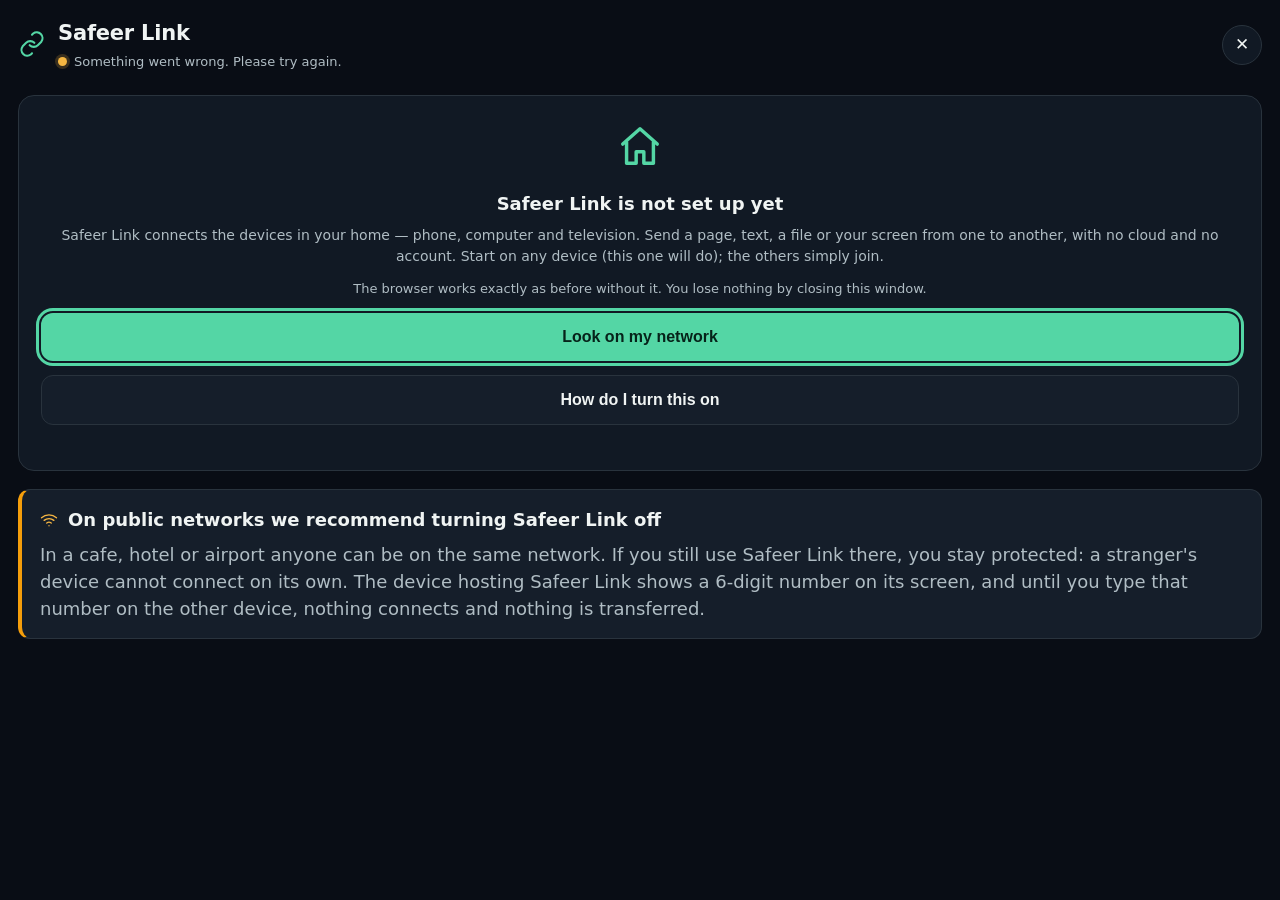
<file: assets/link/index.html>
<!doctype html>
<html lang="sl">
<head>
<meta charset="utf-8">
<meta name="viewport" content="width=device-width, initial-scale=1, viewport-fit=cover">
<title>Safeer Link</title>
<link rel="stylesheet" href="link.css">
<link rel="stylesheet" href="daljinec.css">
</head>
<body>

<!-- Vsa vidna besedila nosijo data-t; link.js jih napolni v jeziku uporabnika.
     Tu zapisana slovenscina je hkrati privzetek, ce bi se prevod kdaj izgubil. -->

<header class="glava">
  <div class="znak">
    <span class="logo"><svg viewBox="0 0 24 24" aria-hidden="true"><path d="M10 13a5 5 0 0 0 7 0l3-3a5 5 0 0 0-7-7l-1 1 M14 11a5 5 0 0 0-7 0l-3 3a5 5 0 0 0 7 7l1-1"/></svg></span>
    <div>
      <h1>Safeer Link</h1>
      <p class="stanjeVrstica">
        <span class="pika" id="pika"></span>
        <span id="podnaslov" data-t="preverjam">Preverjam …</span>
      </p>
    </div>
  </div>
  <button class="zapri" id="gumbZapri" aria-label="Zapri" data-t-naslov="zapri">✕</button>
</header>

<!-- Samostojna aplikacija (Safeer Control na racunalniku): razdelki v levem meniju namesto enega
     dolgega zaslona. Telefon in televizor menija ne vidita - tam ostane ena drsna stran. -->
<nav class="stranski" id="stranskiMeni" hidden aria-label="Razdelki">
  <button data-razdelek="naprave"><svg viewBox="0 0 24 24" aria-hidden="true"><path d="M3 5h18v11H3z M8 20h8 M12 16v4"/></svg><span data-t="povezaneNaprave">Povezane naprave</span></button>
  <button data-razdelek="daljinec"><svg viewBox="0 0 24 24" aria-hidden="true"><path d="M8 2h8a2 2 0 0 1 2 2v16a2 2 0 0 1-2 2H8a2 2 0 0 1-2-2V4a2 2 0 0 1 2-2z M12 6v.1 M10 11h4 M12 9v4 M10 17h4"/></svg><span data-t="daljinec">Daljinec</span></button>
  <button data-razdelek="poslji"><svg viewBox="0 0 24 24" aria-hidden="true"><path d="M4 12l16-8-6 16-2-7z"/></svg><span data-t="posljiStran">Pošlji to stran</span></button>
  <button data-razdelek="mape"><svg viewBox="0 0 24 24" aria-hidden="true"><path d="M3 6h6l2 2h10v11H3z"/></svg><span data-t="mapeNaslov">Datoteke za televizor</span></button>
  <button data-razdelek="sync"><svg viewBox="0 0 24 24" aria-hidden="true"><path d="M4 12a8 8 0 0 1 14-5l2 2 M20 12a8 8 0 0 1-14 5l-2-2 M18 3v4h-4 M6 21v-4h4"/></svg><span data-t="sinhronizacija">Sinhronizacija</span></button>
</nav>

<main>

  <!-- Vklop in izklop sta skupaj in na vrhu: kdor odpre Safeer Link, najprej odloca o tem. -->
  <div id="hubStikalo" hidden>
    <div class="stikaloVrstica">
      <button class="glavni" id="gumbHubVklopi" data-t="vklopiLink">Vklopi Safeer Link</button>
      <button class="drugotni" id="gumbHubIzklopi" data-t="izklopiLink">Izklopi Safeer Link</button>
    </div>
    <p class="opomba" id="opombaHubVklop"></p>
  </div>

  <!-- Stanje 4: sredisce tece v tem brskalniku (na televizorju, telefonu ali racunalniku). -->
  <section class="zaslon" id="zaslonHubTu" hidden>

    <div class="panel" id="panelPrijave" hidden>
      <h2 data-t="cakaPrijava">Naprava se želi povezati</h2>
      <ul class="seznam" id="seznamPrijav"></ul>
    </div>

    <div class="panel">
      <div class="vrsticaGlave">
        <h2 id="naslovHubTu">Ta naprava je središče</h2>
        <button class="drobniGumb" id="gumbHubOsvezi" data-t="osvezi">Osveži</button>
      </div>
      <p class="pojasnilo" data-t="tuPojasnilo">
        Naprave v domačem omrežju se povezujejo na to napravo. Ko se povežejo, si lahko med
        seboj pošiljajo strani, besedila, datoteke in zaslon.
      </p>
      <ul class="seznam" id="seznamHubNaprav"></ul>
      <p class="opomba" id="opombaHub"></p>
    </div>

  </section>

  <!-- Prijavno okno (Safeer Control in Safeer OS na racunalniku): samo tri moznosti - QR koda,
       6-mestna koda ali nadaljevanje brez povezave naprav. Brez menija in glave, na sredini okna. -->
  <section class="zaslon" id="zaslonPrijava" hidden>
    <div class="prijavaOkno">
      <div class="prijavaZnak"><span class="znakOs" aria-hidden="true">S</span><span>Safeer OS</span></div>
      <h2 data-t="prijavaNaslov">Prijava</h2>
      <p class="prijavaPodnaslov" data-t="prijavaPodnaslov">Poveži ta računalnik s svojimi napravami.</p>

      <div class="prijavaNacini prijavaNaciniEno">
        <div class="prijavaNacin" id="prijavaKoda">
          <div class="kodaIkona" aria-hidden="true"><svg viewBox="0 0 24 24"><path d="M3 5h18v11H3z M8 20h8 M12 16v4 M7 10.5h.01 M10.5 10.5h.01 M14 10.5h.01 M17.5 10.5h.01"/></svg></div>
          <h3 data-t="prijavaKodaNaslov">Vpiši 6-mestno kodo</h3>
          <p id="prijavaKodaOpis" data-t="prijavaKodaOpis">Klikni v polje – koda se pokaže na televizorju ali tablici, kjer teče Safeer Link.</p>
          <p class="prijavaKodaCas" id="prijavaKodaCas" hidden></p>
          <input class="vnosStevilke" id="prijavaVnosKode" type="text" inputmode="numeric"
                 autocomplete="one-time-code" maxlength="6" placeholder="------" aria-label="Koda" />
          <button class="glavni" id="gumbPrijavaKoda" data-t="prijavaGumb">Prijava</button>
          <p class="opomba" id="opombaPrijavaKoda"></p>
        </div>
      </div>

      <label class="zaupajIzbira" id="prijavaZaupanje" hidden>
        <input type="checkbox" id="prijavaZaupaj" />
        <span><b data-t="prijavaZaupaj">Zaupaj temu računalniku</b>
          <small data-t="prijavaZaupajOpis">Povezava bo potrebna samo enkrat. Izberi le na svojem računalniku – sicer se ob naslednji prijavi v računalnik znova povežeš.</small></span>
      </label>

      <button class="povezavaGumb" id="gumbBrezPovezave" data-t="prijavaBrez" hidden>Nadaljuj brez povezave naprav</button>
      <p class="opomba" id="opombaBrezPovezave"></p>
    </div>
  </section>

  <!-- Po »Nadaljuj brez povezave naprav«: Safeer OS dela na tem racunalniku, naprave se povezejo, ko uporabnik zeli. -->
  <section class="zaslon" id="zaslonBrezPovezave" hidden>
    <div class="prijavaOkno">
      <div class="prijavaZnak"><span class="znakOs" aria-hidden="true">S</span><span>Safeer OS</span></div>
      <div class="prijavaNacin brezPovezaveKartica">
        <div class="kodaIkona" aria-hidden="true"><svg viewBox="0 0 24 24"><path d="M3 5h18v11H3z M8 20h8 M12 16v4 M9 9l6 4 M15 9l-6 4"/></svg></div>
        <h3 data-t="brezPovezaveNaslov">Naprave niso povezane</h3>
        <p data-t="brezPovezaveOpis">Safeer OS deluje na tem računalniku. Telefon, tablico ali televizor povežeš, kadar želiš.</p>
        <button class="glavni" id="gumbPoveziNaprave" data-t="poveziNaprave">Poveži naprave</button>
        <button class="drugotni" id="gumbOdpriOsLokalno" data-t="odpriSafeerOs">Odpri Safeer OS</button>
        <p class="opomba" id="opombaBrezPovezaveOs"></p>
      </div>
    </div>
  </section>

  <!-- Stanje 1: Huba ni -->
  <section class="zaslon" id="zaslonBrezHuba">
    <div class="kartica sredina">
      <div class="velikaIkona"><svg viewBox="0 0 24 24" aria-hidden="true"><path d="M3 11 12 3l9 8 M5 10v11h5v-6h4v6h5V10"/></svg></div>
      <h2 data-t="brezHubaNaslov">Safeer Link še ni vklopljen</h2>
      <p class="pojasnilo" data-t="brezHubaOpis">
        Safeer Link poveže tvoje naprave doma — telefon, računalnik in televizor. Z ene na
        drugo pošlješ stran, besedilo, datoteko ali zaslon, brez oblaka in brez računa.
        Ena naprava je središče (lahko tudi ta), ostale se povežejo nanjo.
      </p>
      <p class="pojasnilo drobno" data-t="brezHubaPomirilo">
        Brskalnik deluje povsem normalno tudi brez njega. Ničesar ne izgubiš, če to okno zapreš.
      </p>
      <button class="glavni" id="gumbPoisci" data-t="poisci">Poišči v mojem omrežju</button>
      <button class="drugotni" id="gumbNavodila" data-t="kakoDobim">Kako to vklopim</button>
      <p class="opomba" id="opombaIskanje"></p>
    </div>
  </section>

  <!-- Stanje 2: Hub je, a nas še ne pozna -->
  <section class="zaslon" id="zaslonSeznanitev" hidden>
    <div class="kartica sredina">
      <div class="velikaIkona"><svg viewBox="0 0 24 24" aria-hidden="true"><path d="M5 11h14v10H5z M8 11V7a4 4 0 0 1 8 0v4"/></svg></div>
      <h2 data-t="povežiNaslov">Poveži to napravo</h2>
      <p class="pojasnilo">
        <span data-t="hubNajdenNa">Safeer Link je na naslovu</span>
        <span class="poudarek" id="naslovHuba"></span>.
        <span data-t="zakajPotrditi">Da ti sme pošiljati in sinhronizirati, ga moraš enkrat potrditi.</span>
      </p>
      <!-- Nov postopek: kodo pokaze gostitelj, uporabnik jo prepise sem. -->
      <div class="koda" id="vnosKodeBlok" hidden>
        <p class="pojasnilo drobno" data-t="vnesiKodoOpis">
          Na napravi, kjer teče Safeer Link, se je izpisala 6-mestna številka. Prepiši jo sem.
        </p>
        <input class="vnosStevilke" id="vnosKode" type="text" inputmode="numeric"
               autocomplete="one-time-code" maxlength="6" placeholder="------"
               aria-label="Koda" />
        <button class="glavni" id="gumbVnesiKodo" data-t="povezi">Poveži</button>
        <p class="opomba" data-t="kodaVelja">Koda velja 5 minut.</p>
      </div>

      <div class="koda" id="kodaBlok" hidden>
        <p class="pojasnilo drobno" data-t="potrdiKodo">Kodo potrdi na napravi, kjer teče Safeer Link:</p>
        <div class="stevilke" id="kodaStevilke">------</div>
        <p class="opomba" data-t="kodaVelja">Koda velja 5 minut.</p>
      </div>
      <button class="glavni" id="gumbSeznani" data-t="poveziSSafeerLink">Poveži s Safeer Link</button>
      <p class="opomba" id="opombaSeznanitev"></p>
    </div>
  </section>

  <!-- Stanje 2b: Safeer Link je na novem naslovu (usmerjevalnik je podelil nov IP). -->
  <section class="zaslon" id="zaslonPreseljen" hidden>
    <div class="kartica sredina">
      <div class="velikaIkona"><svg viewBox="0 0 24 24" aria-hidden="true"><path d="M3 11 12 3l9 8 M5 10v11h5v-6h4v6h5V10"/></svg></div>
      <h2 data-t="preseljenNaslov">Safeer Link je na novem naslovu</h2>
      <p class="pojasnilo">
        <span data-t="preseljenOpis">Doma se javlja z drugega naslova kot doslej — običajno zato, ker mu je usmerjevalnik podelil novega. Potrdi, da je to tvoj Safeer Link.</span>
      </p>
      <p class="pojasnilo drobno"><span class="poudarek" id="noviNaslov"></span></p>
      <button class="glavni" id="gumbPotrdiNaslov" data-t="daPovezi">Da, poveži</button>
      <p class="opomba" id="opombaPreselitev"></p>
    </div>
  </section>

  <!-- Stanje 3: povezani. En sam zaslon, brez zavihkov: najprej dejanje, nato stanje. -->
  <section class="zaslon" id="zaslonPovezan" hidden>

    <!-- Deljenje zaslona tece: vidno na vrhu, dokler ga uporabnik ne prekine. -->
    <div class="panel zaslonTece" id="panelZaslonTece" hidden>
      <p class="oznaka"><svg viewBox="0 0 24 24" aria-hidden="true"><path d="M6.5 1.5h11a2.5 2.5 0 0 1 2.5 2.5v16a2.5 2.5 0 0 1-2.5 2.5h-11A2.5 2.5 0 0 1 4 20V4a2.5 2.5 0 0 1 2.5-2.5z M8 6h8v9H8z"/></svg> <span id="zaslonTeceBesedilo"></span></p>
      <button class="drugotni" id="gumbPrekiniZaslon" data-t="prekiniZaslon">Prekini deljenje zaslona</button>
    </div>

    <!-- Deljenje z izbrano napravo: zaslon, datoteka ali besedilo, nato en gumb. -->
    <div class="panel" id="panelDeljenje" data-razdelek="naprave" hidden>
      <div class="vrsticaGlave">
        <h2 id="deljenjeNaslov">Deli z napravo</h2>
        <span class="gumbiGlave">
          <button class="drobniGumb" id="gumbPreimenuj" data-t="preimenuj">Preimenuj</button>
          <button class="drobniGumb" id="gumbOdstrani" data-t="odstrani" hidden>Odstrani</button>
          <button class="drobniGumb" id="gumbDeljenjeZapri" data-t="zapriDeljenje">Zapri</button>
        </span>
      </div>
      <div class="preimenuj" id="preimenujBlok" hidden>
        <input class="vnosImena" id="vnosImena" type="text" maxlength="64" />
        <button class="drugotni tanek" id="gumbShraniIme" data-t="shraniIme">Shrani ime</button>
      </div>
      <button class="glavni" id="gumbDaljinec" hidden><svg viewBox="0 0 24 24" aria-hidden="true" style="width:18px;height:18px;margin-right:6px"><path d="M8 2h8a2 2 0 0 1 2 2v16a2 2 0 0 1-2 2H8a2 2 0 0 1-2-2V4a2 2 0 0 1 2-2z M12 6v.1 M10 11h4 M12 9v4 M10 17h4"/></svg><span data-t="daljinec">Daljinec</span></button>
      <!-- Blizajnica na zaslon: Safeer OS in Safeer brskalnik na televizorju z enim klikom. -->
      <div class="izbire" id="bliznjiceZaslona" hidden>
        <button class="izbira" id="gumbOdpriSafeerOs"><svg viewBox="0 0 24 24" aria-hidden="true"><path d="M3 5h18v11H3z M8 20h8 M12 16v4"/></svg> <span data-t="odpriSafeerOs">Safeer OS na televizorju</span></button>
        <button class="izbira" id="gumbOdpriBrskalnik"><svg viewBox="0 0 24 24" aria-hidden="true"><path d="M12 2a10 10 0 1 0 0 20 10 10 0 0 0 0-20z M2 12h20 M12 2c3 3 3 17 0 20 M12 2c-3 3-3 17 0 20"/></svg> <span data-t="odpriBrskalnik">Safeer brskalnik</span></button>
      </div>
      <p class="pojasnilo drobno" id="opisIzbire" data-t="izberiVsebino">Kaj želiš deliti s to napravo?</p>
      <div class="izbire" id="izbireDeljenja">
        <button class="izbira" data-vrsta="zaslon"><svg viewBox="0 0 24 24" aria-hidden="true"><path d="M6.5 1.5h11a2.5 2.5 0 0 1 2.5 2.5v16a2.5 2.5 0 0 1-2.5 2.5h-11A2.5 2.5 0 0 1 4 20V4a2.5 2.5 0 0 1 2.5-2.5z M8 6h8v9H8z"/></svg> <span data-t="deliZaslon">Zaslon</span></button>
        <button class="izbira" data-vrsta="datoteka"><svg viewBox="0 0 24 24" aria-hidden="true"><path d="M3 6h6l2 2h10v11H3z"/></svg> <span data-t="deliDatoteka">Datoteka</span></button>
        <button class="izbira" data-vrsta="besedilo"><svg viewBox="0 0 24 24" aria-hidden="true"><path d="M4 4h16v12H9l-5 4z"/></svg> <span data-t="deliBesedilo">Besedilo</span></button>
      </div>
      <p class="pojasnilo drobno" id="deljenjeOpis"></p>
      <textarea class="vnosBesedila" id="deljenjeBesedilo" rows="4" hidden></textarea>
      <button class="glavni" id="gumbPosljiNaNapravo" hidden data-t="posljiNaNapravo">Pošlji na napravo</button>
      <p class="opomba" id="opombaDeljenje"></p>
    </div>

    <div class="panel" id="panelCast" data-razdelek="poslji" hidden>
      <h2 data-t="posljiStran">Pošlji to stran</h2>
      <div class="kartica tesno">
        <p class="oznaka" data-t="odprtoVBrskalniku">Odprto v brskalniku</p>
        <p class="naslovStrani" id="naslovStrani">—</p>
        <p class="urlStrani" id="urlStrani"></p>
      </div>
      <ul class="seznam" id="seznamPrejemnikov"></ul>
      <p class="opomba" id="opombaCast"></p>

      <div class="predvajalnik" id="predvajalnik" hidden>
        <p class="oznaka">
          <span data-t="predvajaSeNa">Predvaja se na</span> <span id="imePrejemnika"></span>
        </p>
        <p class="naslovStrani" id="naslovPredvajanja">—</p>
        <div class="crta"><div class="crtaNapolnjena" id="crtaNapolnjena"></div></div>
        <p class="cas"><span id="casPolozaj">0:00</span> / <span id="casTrajanje">0:00</span></p>
        <div class="tipke">
          <button data-ukaz="nazaj"><svg viewBox="0 0 24 24" aria-hidden="true"><path d="M11 19 2 12l9-7z M21 19l-9-7 9-7z"/></svg><span data-t="nazaj10">10 s</span></button>
          <button data-ukaz="pause"><svg viewBox="0 0 24 24" aria-hidden="true"><path d="M7 5h3v14H7z M14 5h3v14h-3z"/></svg><span data-t="pavza">Pavza</span></button>
          <button data-ukaz="play"><svg viewBox="0 0 24 24" aria-hidden="true"><path d="M6 4l14 8-14 8z"/></svg><span data-t="predvajaj">Predvajaj</span></button>
          <button data-ukaz="naprej"><svg viewBox="0 0 24 24" aria-hidden="true"><path d="M13 5l9 7-9 7z M3 5l9 7-9 7z"/></svg><span data-t="naprej10">10 s</span></button>
        </div>
      </div>
    </div>

    <!-- Samo televizor: dovoljenje, da se Safeer odpre sam ob ukazu ali strani s telefona. -->
    <div class="panel opozoriloOspredje" id="opozoriloOspredje" hidden>
      <p class="pojasnilo" data-t="ospredjeOpis">Da se Safeer odpre sam, ko mu s telefona pošlješ stran ali ukaz, mu enkrat dovoli prekrivanje drugih aplikacij.</p>
      <button class="drugotni tanek" id="gumbDovoliOspredje" data-t="ospredjeDovoli">Dovoli</button>
    </div>

    <div class="panel" id="panelNaprave" data-razdelek="naprave">
      <div class="vrsticaGlave">
        <h2 data-t="povezaneNaprave">Povezane naprave</h2>
        <button class="drobniGumb" id="gumbOsvezi" data-t="osvezi">Osveži</button>
      </div>
      <ul class="seznam" id="seznamNaprav"></ul>
      <p class="opomba" id="opombaNaprave" data-t="povezujem">Povezujem se …</p>
      <button class="drugotni tanek" id="gumbPozabi" hidden data-t="pozabiNapravo">
        Pozabi to napravo
      </button>
      <p class="opomba" id="opombaPozabi"></p>
    </div>

    <!-- Samo Safeer Control: kako se prikljuci nova naprava. Kodo vedno pokaze sredisce (varnost:
         kdor sredisca ne vidi, se ne more prikljuciti), zato povemo, kje jo bo uporabnik videl. -->
    <div class="panel" id="panelDodaj" data-razdelek="naprave" hidden>
      <h2 data-t="dodajNaslov">Dodaj telefon ali tablico</h2>
      <div id="vabiloBlok" class="vabilo" hidden>
        <p class="pojasnilo" data-t="vabiloOpis">S kamero telefona ali tablice skeniraj kodo – Safeer se odpre in naprava se poveže s Safeer Linkom.</p>
        <div class="qrOkvir" id="vabiloQr" hidden></div>
        <button class="glavni" id="gumbVabilo" data-t="vabiloGumb">Pokaži QR kodo za novo napravo</button>
        <p class="opomba" id="opombaVabilo"></p>
      </div>
      <ol class="koraki">
        <li data-t="dodajKorak1">Na telefonu odpri Safeer in v meniju izberi Safeer Link.</li>
        <li data-t="dodajKorak2">Pritisni »Poveži s Safeer Link«.</li>
        <li id="dodajKorak3">Na središču se izpiše 6-mestna koda – prepiši jo v telefon.</li>
      </ol>
      <p class="opomba" data-t="dodajOpomba">Koda se pokaže samo na središču: kdor ga ne vidi, se ne more povezati – tudi ne v javnem omrežju.</p>
    </div>

    <!-- Samo Safeer Control: mape na tem racunalniku, ki jih sme videti televizor (Safeer OS). -->
    <div class="panel" id="panelMape" data-razdelek="mape" hidden>
      <h2 data-t="mapeNaslov">Datoteke za televizor</h2>
      <p class="pojasnilo" data-t="mapeOpis">
        Izbrane mape vidi Safeer OS na televizorju — filmi, glasba in slike se predvajajo naravnost s tega računalnika, samo v domačem omrežju.
      </p>
      <ul class="seznam" id="seznamMape"></ul>
      <p class="opomba" id="opombaMape" data-t="mapePrazno">Ni izbrane nobene mape. Televizor ne vidi nič.</p>
      <button class="drugotni" id="gumbDodajMapo" data-t="mapeDodaj">Dodaj mapo</button>
      <button class="drugotni" id="gumbStandardneMape" data-t="mapeStandardne">Deli Videi, Glasba in Slike</button>
    </div>

    <div class="panel" id="panelSync" data-razdelek="sync">
      <h2 data-t="sinhronizacija">Sinhronizacija</h2>
      <p class="pojasnilo" data-t="syncOpis">
        Zaznamki potujejo med tvojimi napravami prek domačega Safeer Linka.
        Nič ne gre v oblak.
      </p>
      <ul class="seznam" id="seznamSync"></ul>
      <p class="opomba" id="opombaSync" data-t="syncPrivzeto">Sinhronizacija se vklopi, ko jo potrdiš — do takrat se ne pošlje nič.</p>
    </div>

  </section>

  <!-- Stanje 5: daljinec za izbrano napravo (Safeer Control prek Safeer Linka).
       Vsa besedila napolni daljinec.js v jeziku uporabnika; slovenscina je privzetek. -->
  <section class="zaslon daljinec" id="zaslonDaljinec" hidden>

    <div class="daljinecGlava">
      <button class="daljinecNazaj" id="daljinecNazaj" aria-label="Nazaj" data-d-naslov="nazajNaLink">
        <svg viewBox="0 0 24 24" aria-hidden="true"><path d="M15 5l-7 7 7 7"/></svg>
      </button>
      <div class="daljinecNaprava">
        <p class="oznaka" data-d="upravljam">Upravljam</p>
        <h2 id="daljinecIme">Televizor</h2>
        <p class="daljinecStanje" id="daljinecStanje"></p>
        <p class="daljinecSredisce" id="daljinecSredisce"></p>
      </div>
      <button class="daljinecPosnetekGumb" id="daljinecPosnetekGumb" data-d-naslov="pokaziZaslon" aria-label="Pokaži zaslon">
        <svg viewBox="0 0 24 24" aria-hidden="true"><path d="M2 5h20v13H2z M8 21h8"/></svg>
      </button>
    </div>

    <!-- Posnetek zaslona naprave: pokaze se na zahtevo, lahko se osvezuje sam. -->
    <div class="daljinecPosnetek" id="daljinecPosnetek" hidden>
      <img id="daljinecSlika" alt="" />
      <div class="daljinecPosnetekVrstica">
        <span class="opomba" id="daljinecPosnetekOpomba"></span>
        <label class="daljinecStikalo"><input type="checkbox" id="daljinecSamodejno" /> <span data-d="samodejno">Samodejno</span></label>
      </div>
    </div>

    <!-- Glas: en velik gumb, pod njim, kar je bilo sliseno in kaj se je zgodilo. -->
    <div class="daljinecGlas" id="daljinecGlas">
      <button class="mikrofon" id="daljinecMikrofon" aria-label="Govori" data-d-naslov="govori">
        <svg viewBox="0 0 24 24" aria-hidden="true"><path d="M12 2a3 3 0 0 1 3 3v6a3 3 0 0 1-6 0V5a3 3 0 0 1 3-3z M5 11a7 7 0 0 0 14 0 M12 18v4 M8 22h8"/></svg>
      </button>
      <p class="daljinecSliseno" id="daljinecSliseno" data-d="govoriNamig">Pritisni in povej, npr. »odpri YouTube« ali »glasneje«</p>
      <p class="daljinecOdgovor" id="daljinecOdgovor"></p>
      <form class="daljinecVnos" id="daljinecVnosObrazec">
        <input type="text" id="daljinecVnos" autocomplete="off" data-d-placeholder="vnosNamig" placeholder="Ukaz, stran ali iskanje …" />
        <button type="submit" class="daljinecPoslji" aria-label="Pošlji" data-d-naslov="poslji"><svg viewBox="0 0 24 24" aria-hidden="true"><path d="M4 12h14 M13 6l6 6-6 6"/></svg></button>
      </form>
    </div>

    <!-- Hitre tipke in smerni kriz. -->
    <div class="daljinecTipke">
      <div class="daljinecVrsta">
        <button class="dTipka" data-tipka="home"><svg viewBox="0 0 24 24" aria-hidden="true"><path d="M3 11 12 3l9 8 M5 10v11h5v-6h4v6h5V10"/></svg><span data-d="domov">Domov</span></button>
        <button class="dTipka" data-tipka="back"><svg viewBox="0 0 24 24" aria-hidden="true"><path d="M15 5l-7 7 7 7"/></svg><span data-d="nazaj">Nazaj</span></button>
        <button class="dTipka" data-tipka="play_pause"><svg viewBox="0 0 24 24" aria-hidden="true"><path d="M5 4l9 8-9 8z M17 4h3v16h-3z"/></svg><span data-d="predvajaj">Predvajaj</span></button>
        <button class="dTipka" data-tipka="menu"><svg viewBox="0 0 24 24" aria-hidden="true"><path d="M4 6h16 M4 12h16 M4 18h16"/></svg><span data-d="meni">Meni</span></button>
      </div>

      <div class="daljinecSredina">
        <div class="dpad" id="daljinecDpad">
          <button class="dpadTipka gor" data-tipka="up" aria-label="Gor"><svg viewBox="0 0 24 24" aria-hidden="true"><path d="M6 15l6-6 6 6"/></svg></button>
          <button class="dpadTipka levo" data-tipka="left" aria-label="Levo"><svg viewBox="0 0 24 24" aria-hidden="true"><path d="M15 6l-6 6 6 6"/></svg></button>
          <button class="dpadTipka ok" data-tipka="ok" aria-label="OK">OK</button>
          <button class="dpadTipka desno" data-tipka="right" aria-label="Desno"><svg viewBox="0 0 24 24" aria-hidden="true"><path d="M9 6l6 6-6 6"/></svg></button>
          <button class="dpadTipka dol" data-tipka="down" aria-label="Dol"><svg viewBox="0 0 24 24" aria-hidden="true"><path d="M6 9l6 6 6-6"/></svg></button>
        </div>
        <div class="glasnost" id="daljinecGlasnost">
          <button class="glasnostTipka" data-glasnost="up" aria-label="Glasneje"><svg viewBox="0 0 24 24" aria-hidden="true"><path d="M12 5v14 M5 12h14"/></svg></button>
          <div class="glasnostStolpec" id="daljinecGlasnostStolpec"><div class="glasnostRaven" id="daljinecGlasnostRaven"></div></div>
          <span class="glasnostVrednost" id="daljinecGlasnostVrednost">–</span>
          <button class="glasnostTipka" data-glasnost="down" aria-label="Tišje"><svg viewBox="0 0 24 24" aria-hidden="true"><path d="M5 12h14"/></svg></button>
          <button class="glasnostTipka utisaj" data-glasnost="toggle_mute" aria-label="Utišaj"><svg viewBox="0 0 24 24" aria-hidden="true"><path d="M4 9v6h4l5 4V5L8 9z M16 9l5 6 M21 9l-5 6"/></svg></button>
        </div>
      </div>

      <div class="daljinecVrsta drsenje" id="daljinecDrsenje">
        <button class="dTipka" data-drsenje="up"><svg viewBox="0 0 24 24" aria-hidden="true"><path d="M6 14l6-6 6 6"/></svg><span data-d="stranGor">Stran gor</span></button>
        <button class="dTipka" data-drsenje="down"><svg viewBox="0 0 24 24" aria-hidden="true"><path d="M6 10l6 6 6-6"/></svg><span data-d="stranDol">Stran dol</span></button>
        <button class="dTipka" data-tipka="previous"><svg viewBox="0 0 24 24" aria-hidden="true"><path d="M11 19 2 12l9-7z M21 19l-9-7 9-7z"/></svg><span data-d="prejsnji">Prejšnji</span></button>
        <button class="dTipka" data-tipka="next"><svg viewBox="0 0 24 24" aria-hidden="true"><path d="M13 5l9 7-9 7z M3 5l9 7-9 7z"/></svg><span data-d="naslednji">Naslednji</span></button>
      </div>
    </div>

    <!-- Aplikacije na napravi: prave, z ikonami, ne vnaprej izbrane. -->
    <div class="panel" id="daljinecAplikacijePanel">
      <div class="vrsticaGlave">
        <h2 id="daljinecAplikacijeNaslov">Aplikacije na napravi</h2>
        <label class="pretociIzbira" id="daljinecPretociIzbira" hidden><input type="checkbox" id="daljinecPretoci"> <span data-d="pretociNaRacunalnik">Odpri na tem računalniku</span></label>
        <button class="drobniGumb" id="daljinecAplikacijeOsvezi" data-d="osvezi">Osveži</button>
      </div>
      <div class="aplikacije" id="daljinecAplikacije"></div>
      <p class="opomba" id="daljinecAplikacijeOpomba"></p>
    </div>

    <!-- Redkeje: vzdrzevanje. -->
    <div class="panel" id="daljinecVecPanel">
      <details class="daljinecVec">
        <summary data-d="vec">Več</summary>
        <div class="tipke">
          <button data-ukaz="restart"><span data-d="znovaZazeni">Znova zaženi Safeer</span></button>
          <button data-ukaz="clear_cache"><span data-d="pocistiPredpomnilnik">Počisti predpomnilnik</span></button>
          <button data-ukaz="status"><span data-d="stanjeNaprave">Stanje naprave</span></button>
        </div>
        <p class="opomba" id="daljinecVecOpomba"></p>
      </details>
    </div>

  </section>

  <!-- Vedno vidno, na dnu: kaj velja v javnih omrezjih in zakaj si kljub temu zascite. -->
  <footer class="opozoriloWifi">
    <p class="wifiNaslov"><span class="wifiIkona"><svg viewBox="0 0 24 24" aria-hidden="true"><path d="M2 9a15 15 0 0 1 20 0 M5.5 12.5a10 10 0 0 1 13 0 M9 16a5 5 0 0 1 6 0 M12 19.5v.1"/></svg></span>
      <span data-t="javniWifiNaslov">V javnih omrežjih priporočamo, da je Safeer Link izklopljen</span>
    </p>
    <p class="wifiOpis" data-t="javniWifiOpis">
      V kavarni, hotelu ali na letališču je v istem omrežju lahko kdorkoli. Če Safeer Link tam kljub temu
      uporabljaš, ostaneš zaščiten: tuja naprava se ne more povezati sama. Naprava, ki gosti Safeer Link,
      izpiše na svojem zaslonu 6-mestno številko, in dokler te številke ne vtipkaš na drugi napravi,
      se ne poveže nič in se ne prenese nič.
    </p>
  </footer>

</main>

<script src="link.js"></script>
<script src="daljinec.js"></script>
</body>
</html>
</file>
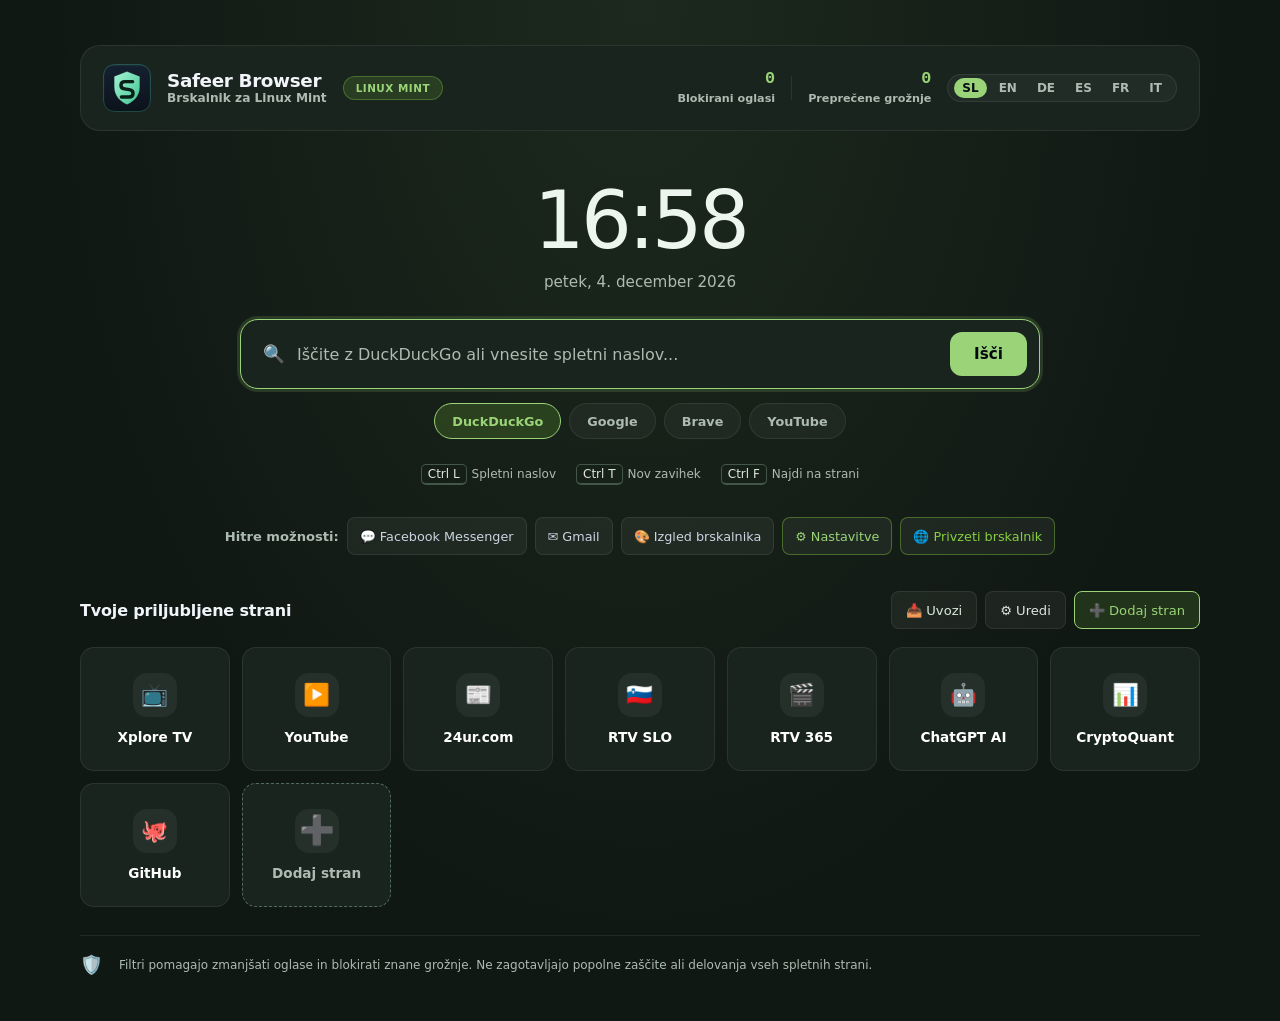
<file: ui/home.html>
<!DOCTYPE html>
<html lang="sl" style="background-color: #101814; color: #f1f5f9;">
<head>
  <meta charset="UTF-8">
  <meta name="viewport" content="width=device-width, initial-scale=1.0">
  <title>Safeer Browser — Linux Mint Edition</title>
  <style>
    html, body { background-color: #101814 !important; color: #f1f5f9 !important; margin: 0; }
  </style>
  <link rel="stylesheet" href="home.css">
</head>
<body style="background-color: #101814; color: #f1f5f9;">
  <div class="desktop-container">

    <!-- Top Privacy & Shield Banner -->
    <header class="shield-header">
      <div class="shield-badge">
        <img src="../assets/safeer-mark.svg" width="48" height="48" alt="" style="border-radius:12px">
        <div>
          <div class="shield-title">Safeer Browser</div>
          <div class="shield-subtitle" data-i18n="shield_subtitle">Linux Mint Suverena Izdaja</div>
        </div>
        <span class="shield-status">Linux Mint</span>
      </div>

      <div class="shield-metrics">
        <div class="metric-item">
          <span class="metric-val text-mint" id="adsCount">0</span>
          <span class="metric-lbl" id="adsLbl" data-i18n="lbl_rules_active">Aktivnih pravil ščita</span>
        </div>
        <div class="metric-divider"></div>
        <div class="metric-item">
          <span class="metric-val text-cyan" id="threatsCount">0</span>
          <span class="metric-lbl" id="threatsLbl" data-i18n="lbl_threat_protection">Zaščita pred grožnjami</span>
        </div>
        <div class="lang-pills">
          <button type="button" class="lang-pill active" data-lang="sl" onclick="changeHomeLanguage('sl')">SL</button>
          <button type="button" class="lang-pill" data-lang="en" onclick="changeHomeLanguage('en')">EN</button>
          <button type="button" class="lang-pill" data-lang="de" onclick="changeHomeLanguage('de')">DE</button>
          <button type="button" class="lang-pill" data-lang="es" onclick="changeHomeLanguage('es')">ES</button>
          <button type="button" class="lang-pill" data-lang="fr" onclick="changeHomeLanguage('fr')">FR</button>
          <button type="button" class="lang-pill" data-lang="it" onclick="changeHomeLanguage('it')">IT</button>
        </div>
      </div>
    </header>

    <!-- Center Stage: Clock & Omnibox Search -->
    <main class="center-stage">
      <div class="clock-display">
        <h1 class="clock-time" id="clockTime">12:00</h1>
        <p class="clock-date" id="clockDate">Nalaganje...</p>
      </div>

      <form class="search-form" id="searchForm" onsubmit="return handleSearch(event)">
        <div class="search-bar">
          <span class="search-icon">🔍</span>
          <input type="text" id="searchInput" class="search-input" placeholder="Iščite z DuckDuckGo ali vnesite spletni naslov..." autocomplete="off" aria-label="Išči ali vnesi spletni naslov" spellcheck="false" autofocus>
          <button type="submit" class="search-submit" data-i18n="search_submit">Išči</button>
        </div>

        <div class="engine-pills">
          <button type="button" class="pill active" data-engine="duckduckgo" onclick="setEngine('duckduckgo', this)">DuckDuckGo</button>
          <button type="button" class="pill" data-engine="google" onclick="setEngine('google', this)">Google</button>
          <button type="button" class="pill" data-engine="brave" onclick="setEngine('brave', this)">Brave</button>
          <button type="button" class="pill" data-engine="youtube" onclick="setEngine('youtube', this)">YouTube</button>
        </div>
      </form>
      <div class="shortcut-hints">
        <span><kbd>Ctrl L</kbd><span data-i18n="hint_address">Spletni naslov</span></span>
        <span><kbd>Ctrl T</kbd><span data-i18n="hint_tab">Nov zavihek</span></span>
        <span><kbd>Ctrl F</kbd><span data-i18n="hint_find">Najdi na strani</span></span>
      </div>
    </main>

    <!-- Quick Integrations Bar -->
    <div class="integrations-quick-bar">
      <span class="quick-lbl" data-i18n="quick_lbl">Hitre možnosti:</span>
      <button class="quick-chip" onclick="openSidebar('messenger')">💬 Facebook Messenger</button>
      <button class="quick-chip" onclick="openSidebar('gmail')">✉️ Gmail</button>
      <button class="quick-chip" onclick="openSidebar('customizer')" data-i18n="quick_customizer">🎨 Izgled brskalnika</button>
      <button class="quick-chip highlight" onclick="openSidebar('settings')" data-i18n="quick_toolbar">⚙️ Nastavitve</button>
      <button class="quick-chip" onclick="setDefaultBrowser()" title="Nastavi Safeer kot privzeti sistemski brskalnik" data-i18n="quick_default_browser" data-i18n-title="quick_default_browser_title" style="color:#87cf3e; border-color:rgba(135,207,62,0.4);">🌐 Privzeti brskalnik</button>
    </div>

    <!-- My Portals / Moje Strani -->
    <section class="portals-section">
      <div class="portals-head">
        <div style="display:flex; align-items:center; gap:12px;">
          <h2 class="section-title" data-i18n="section_portals">Priljubljene strani in multimedija</h2>
          <span class="portals-note" data-i18n="portals_note">Brez oglasov • Zasebno • Hitro</span>
        </div>
        <div class="portals-actions">
          <button type="button" class="portals-btn" onclick="openSidebar('import_bookmarks')" title="Uvozi zaznamke iz Firefoxa ali Chroma" data-i18n="btn_import" data-i18n-title="btn_import_title">📥 Uvozi zaznamke</button>
          <button type="button" class="portals-btn" onclick="openSidebar('edit_portals')" title="Upravljaj priljubljene strani" data-i18n="btn_edit" data-i18n-title="btn_edit_title">⚙️ Uredi</button>
          <button type="button" class="portals-btn highlight" onclick="openSidebar('add_portal')" title="Dodaj novo bližnjico" data-i18n="btn_add" data-i18n-title="btn_add_title">➕ Dodaj stran</button>
        </div>
      </div>

      <div class="portals-grid" id="portalsGrid">
        <!-- Injected via JavaScript -->
      </div>
    </section>

    <!-- Security Layer & Slogan Bar -->
    <div class="security-disclaimer-bar">
      <span class="shield-badge-mini">🛡️</span>
      <span class="disclaimer-text" data-i18n="security_disclaimer"><strong>Safeer is a security layer, not a guarantee against all online threats.</strong> Lokalni zaščitni sloj pred botneti, zlonamerno kodo in sledilci.</span>
      <span class="slogan-pill" data-i18n="slogan_safe">Varnejši na spletu. Brez oglasov.</span>
    </div>

  </div>

  <script src="home.js"></script>
</body>
</html>
</file>
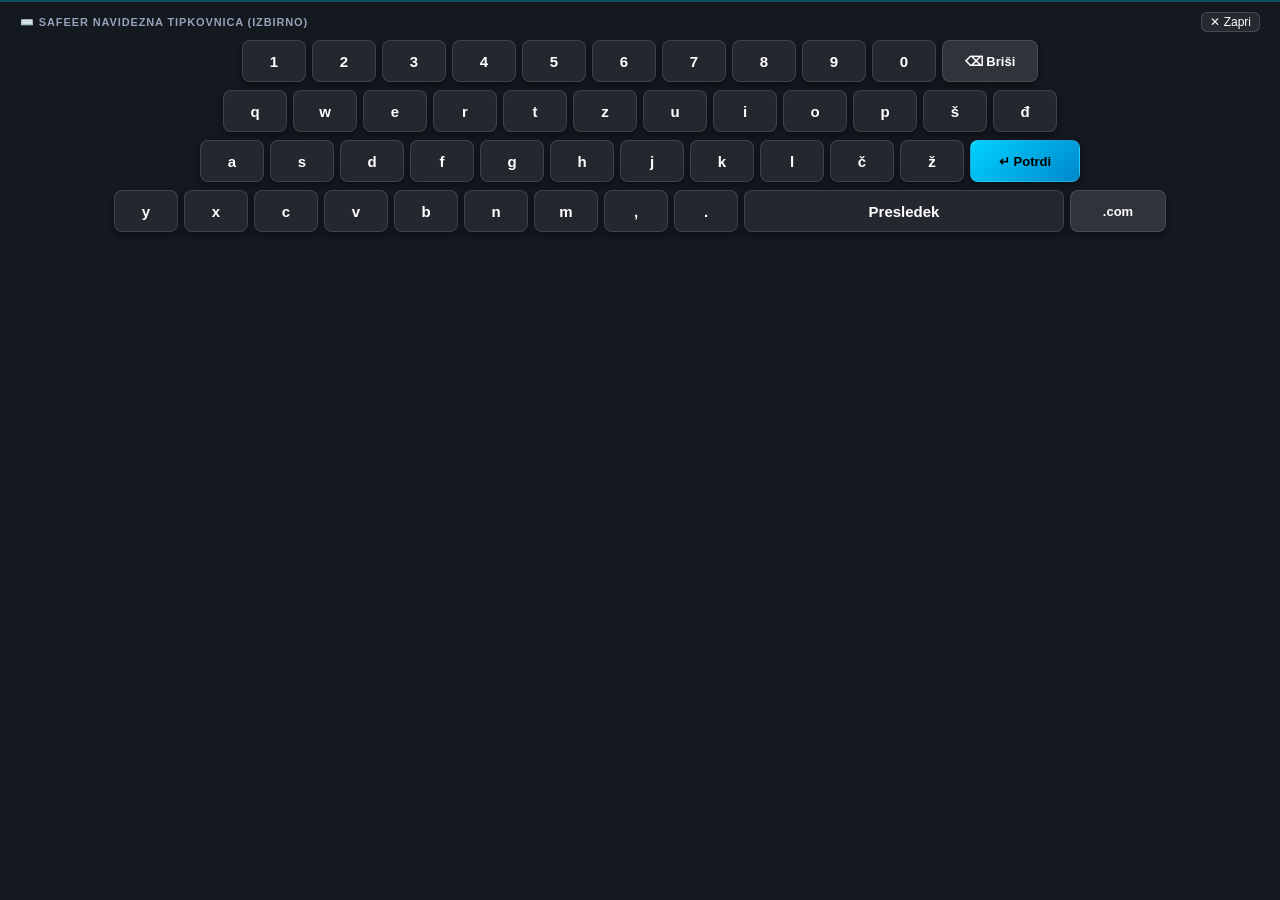
<file: ui/keyboard.html>
<!DOCTYPE html>
<html lang="sl">
<head>
  <meta charset="UTF-8">
  <style>
    * { box-sizing: border-box; margin: 0; padding: 0; font-family: -apple-system, BlinkMacSystemFont, "Segoe UI", Roboto, sans-serif; user-select: none; }
    body {
      background: #080c14;
      background: rgba(8, 12, 20, 0.95);
      border-top: 2px solid rgba(0, 210, 255, 0.3);
      padding: 10px 16px;
      display: flex;
      flex-direction: column;
      gap: 8px;
    }
    .kb-header {
      display: flex;
      justify-content: space-between;
      align-items: center;
      padding: 0 4px;
      color: #94a3b8;
      font-size: 11px;
      font-weight: 700;
      text-transform: uppercase;
      letter-spacing: 0.08em;
    }
    .kb-close-btn {
      background: rgba(255, 255, 255, 0.08);
      border: 1px solid rgba(255, 255, 255, 0.15);
      color: #fff;
      border-radius: 6px;
      padding: 2px 8px;
      cursor: pointer;
      font-size: 12px;
    }
    .kb-close-btn:hover {
      background: #ef4444;
      border-color: #ef4444;
    }
    .kb-row {
      display: flex;
      gap: 6px;
      justify-content: center;
    }
    .kb-key {
      flex: 1;
      max-width: 64px;
      height: 42px;
      background: rgba(255, 255, 255, 0.07);
      border: 1px solid rgba(255, 255, 255, 0.12);
      border-radius: 8px;
      color: #fff;
      font-size: 15px;
      font-weight: 600;
      display: flex;
      align-items: center;
      justify-content: center;
      cursor: pointer;
      box-shadow: 0 3px 6px rgba(0, 0, 0, 0.4);
      transition: all 0.1s ease;
    }
    .kb-key:hover {
      background: rgba(0, 210, 255, 0.2);
      border-color: #00d2ff;
      transform: translateY(-1px);
    }
    .kb-key:active {
      transform: translateY(1px);
      background: #00d2ff;
      color: #000;
    }
    .kb-key.wide {
      flex: 1.5;
      max-width: 96px;
      background: rgba(255, 255, 255, 0.12);
      font-size: 13px;
    }
    .kb-key.space {
      flex: 5;
      max-width: 320px;
    }
    .kb-key.enter {
      background: linear-gradient(135deg, #00d2ff, #0088cc);
      color: #000;
      font-weight: 800;
      max-width: 110px;
    }
  </style>
</head>
<body>
  <div class="kb-header">
    <span>⌨️ Safeer Navidezna tipkovnica (Izbirno)</span>
    <button class="kb-close-btn" onclick="closeKeyboard()">✕ Zapri</button>
  </div>

  <!-- Row 1: Numbers -->
  <div class="kb-row">
    <button class="kb-key" onclick="sendKey('1')">1</button>
    <button class="kb-key" onclick="sendKey('2')">2</button>
    <button class="kb-key" onclick="sendKey('3')">3</button>
    <button class="kb-key" onclick="sendKey('4')">4</button>
    <button class="kb-key" onclick="sendKey('5')">5</button>
    <button class="kb-key" onclick="sendKey('6')">6</button>
    <button class="kb-key" onclick="sendKey('7')">7</button>
    <button class="kb-key" onclick="sendKey('8')">8</button>
    <button class="kb-key" onclick="sendKey('9')">9</button>
    <button class="kb-key" onclick="sendKey('0')">0</button>
    <button class="kb-key wide" onclick="sendKey('Backspace')">⌫ Briši</button>
  </div>

  <!-- Row 2: QWERTY -->
  <div class="kb-row">
    <button class="kb-key" onclick="sendKey('q')">q</button>
    <button class="kb-key" onclick="sendKey('w')">w</button>
    <button class="kb-key" onclick="sendKey('e')">e</button>
    <button class="kb-key" onclick="sendKey('r')">r</button>
    <button class="kb-key" onclick="sendKey('t')">t</button>
    <button class="kb-key" onclick="sendKey('z')">z</button>
    <button class="kb-key" onclick="sendKey('u')">u</button>
    <button class="kb-key" onclick="sendKey('i')">i</button>
    <button class="kb-key" onclick="sendKey('o')">o</button>
    <button class="kb-key" onclick="sendKey('p')">p</button>
    <button class="kb-key" onclick="sendKey('š')">š</button>
    <button class="kb-key" onclick="sendKey('đ')">đ</button>
  </div>

  <!-- Row 3: ASDF -->
  <div class="kb-row">
    <button class="kb-key" onclick="sendKey('a')">a</button>
    <button class="kb-key" onclick="sendKey('s')">s</button>
    <button class="kb-key" onclick="sendKey('d')">d</button>
    <button class="kb-key" onclick="sendKey('f')">f</button>
    <button class="kb-key" onclick="sendKey('g')">g</button>
    <button class="kb-key" onclick="sendKey('h')">h</button>
    <button class="kb-key" onclick="sendKey('j')">j</button>
    <button class="kb-key" onclick="sendKey('k')">k</button>
    <button class="kb-key" onclick="sendKey('l')">l</button>
    <button class="kb-key" onclick="sendKey('č')">č</button>
    <button class="kb-key" onclick="sendKey('ž')">ž</button>
    <button class="kb-key wide enter" onclick="sendKey('Enter')">↵ Potrdi</button>
  </div>

  <!-- Row 4: ZXCV & Space -->
  <div class="kb-row">
    <button class="kb-key" onclick="sendKey('y')">y</button>
    <button class="kb-key" onclick="sendKey('x')">x</button>
    <button class="kb-key" onclick="sendKey('c')">c</button>
    <button class="kb-key" onclick="sendKey('v')">v</button>
    <button class="kb-key" onclick="sendKey('b')">b</button>
    <button class="kb-key" onclick="sendKey('n')">n</button>
    <button class="kb-key" onclick="sendKey('m')">m</button>
    <button class="kb-key" onclick="sendKey(',')">,</button>
    <button class="kb-key" onclick="sendKey('.')">.</button>
    <button class="kb-key space" onclick="sendKey(' ')">Presledek</button>
    <button class="kb-key wide" onclick="sendKey('.com')">.com</button>
  </div>

  <script>
    function sendKey(key) {
      if (window.webkit && window.webkit.messageHandlers && window.webkit.messageHandlers.safeerKeyboard) {
        window.webkit.messageHandlers.safeerKeyboard.postMessage({ key: key });
      }
    }

    function closeKeyboard() {
      if (window.webkit && window.webkit.messageHandlers && window.webkit.messageHandlers.safeerKeyboard) {
        window.webkit.messageHandlers.safeerKeyboard.postMessage({ action: 'close' });
      }
    }
  </script>
</body>
</html>
</file>
<file: assets/link/link.css>
/* Safeer Link — vgrajen zaslon v brskalniku.
   Barve so iste kot v Safeerju: temna podlaga, zelena poteza. */

:root {
  --ozadje: #090d15;
  --plosca: #111924;
  --ploscaSvetla: #151e2a;
  --crta: #29333d;
  --besedilo: #f0f4f3;
  --medlo: #b0bdc4;
  --zelena: #54d6a5;
  --zelenaTemna: #06231a;
  --rumena: #f5b642;
  --siva: #5c6b80;
  --rdeca: #f87171;
}

* { box-sizing: border-box; -webkit-tap-highlight-color: transparent; }

/* Atribut hidden mora premagati display iz sloga, sicer "skriti" gumbi ostanejo vidni. */
[hidden] { display: none !important; }

html, body {
  margin: 0;
  padding: 0;
  background: var(--ozadje);
  color: var(--besedilo);
  font-family: system-ui, -apple-system, "Segoe UI", Roboto, sans-serif;
  font-size: 16px;
  line-height: 1.5;
}

body { padding-bottom: 28px; }

/* ---------- glava ---------- */

.glava {
  display: flex;
  align-items: center;
  justify-content: space-between;
  gap: 12px;
  padding: 18px 18px 12px;
  position: sticky;
  top: 0;
  background: linear-gradient(var(--ozadje) 70%, transparent);
  z-index: 5;
}

.znak { display: flex; align-items: center; gap: 12px; min-width: 0; }
.logo { font-size: 30px; line-height: 1; }
.glava h1 { font-size: 21px; margin: 0; letter-spacing: -0.01em; }
.glava p { margin: 2px 0 0; font-size: 13px; color: var(--medlo); }

/* Stanje je barva, ne stavek: pika pove na prvi pogled, ali je vse v redu. */
.stanjeVrstica { display: flex; align-items: center; gap: 7px; }

.pika {
  flex: none;
  width: 9px;
  height: 9px;
  border-radius: 50%;
  background: var(--siva);
  box-shadow: 0 0 0 3px rgba(92, 107, 128, .18);
}

.pika.zelena {
  background: var(--zelena);
  box-shadow: 0 0 0 3px rgba(16, 185, 129, .2);
}

.pika.rumena {
  background: var(--rumena);
  box-shadow: 0 0 0 3px rgba(245, 182, 66, .2);
  animation: utrip 1.8s ease-in-out infinite;
}

@keyframes utrip {
  0%, 100% { opacity: 1; }
  50% { opacity: .45; }
}

@media (prefers-reduced-motion: reduce) {
  .pika.rumena { animation: none; }
}

.zapri {
  flex: none;
  width: 40px; height: 40px;
  border-radius: 50%;
  border: 1px solid var(--crta);
  background: var(--plosca);
  color: var(--besedilo);
  font-size: 17px;
}

/* ---------- zavihki ---------- */

.zavihki {
  display: flex;
  gap: 8px;
  padding: 0 18px 10px;
  overflow-x: auto;
}

.zavihek {
  flex: none;
  padding: 9px 16px;
  border-radius: 999px;
  border: 1px solid var(--crta);
  background: var(--plosca);
  color: var(--medlo);
  font-size: 14px;
}

.zavihek.izbran {
  background: var(--zelena);
  border-color: var(--zelena);
  color: var(--zelenaTemna);
  font-weight: 600;
}

/* ---------- vsebina ---------- */

main { padding: 0 18px; }

.kartica {
  background: var(--plosca);
  border: 1px solid var(--crta);
  border-radius: 16px;
  padding: 22px;
}

.kartica.tesno { padding: 14px 16px; margin-bottom: 14px; }
.kartica.sredina { text-align: center; margin-top: 12px; }

.velikaIkona { font-size: 44px; margin-bottom: 6px; }

h2 { font-size: 18px; margin: 0 0 8px; }

.pojasnilo { color: var(--medlo); font-size: 14px; margin: 0 0 12px; }
.pojasnilo.drobno { font-size: 13px; }
.poudarek { color: var(--besedilo); }
.opomba { color: var(--medlo); font-size: 13px; margin: 10px 0 0; min-height: 1em; }
.oznaka { color: var(--medlo); font-size: 12px; text-transform: uppercase; letter-spacing: .06em; margin: 0 0 4px; }

button.glavni, button.drugotni {
  display: block;
  width: 100%;
  margin-top: 14px;
  padding: 15px;
  border: 0;
  border-radius: 12px;
  font-size: 16px;
  font-weight: 600;
}

button.glavni { background: var(--zelena); color: var(--zelenaTemna); }
button.drugotni { background: var(--ploscaSvetla); color: var(--besedilo); border: 1px solid var(--crta); }
button[disabled] { opacity: .5; }

/* Tanek drugotni gumb za redka dejanja (npr. Pozabi to napravo). */
button.drugotni.tanek {
  margin-top: 16px;
  padding: 11px;
  font-size: 14px;
  font-weight: 500;
  color: var(--medlo);
}
button.drugotni.tanek:hover { color: var(--besedilo); }

.vrsticaGlave { display: flex; align-items: center; justify-content: space-between; }
.drobniGumb {
  padding: 7px 13px;
  border-radius: 999px;
  border: 1px solid var(--crta);
  background: var(--plosca);
  color: var(--medlo);
  font-size: 13px;
}

.panel { margin-bottom: 26px; }

/* ---------- seznam naprav ---------- */

.seznam { list-style: none; margin: 12px 0 0; padding: 0; }

.seznam li {
  display: flex;
  align-items: center;
  gap: 12px;
  background: var(--plosca);
  border: 1px solid var(--crta);
  border-radius: 14px;
  padding: 14px 16px;
  margin-bottom: 10px;
}

.seznam li .ikona { font-size: 22px; flex: none; }
.seznam li .telo { flex: 1; min-width: 0; }
.seznam li .ime { font-size: 15px; }
.seznam li .pod { font-size: 12px; color: var(--medlo); }

.znacka {
  flex: none;
  font-size: 11px;
  padding: 4px 9px;
  border-radius: 999px;
  border: 1px solid var(--crta);
  color: var(--medlo);
}

.znacka.zivo { color: var(--zelena); border-color: rgba(16, 185, 129, .45); }
.znacka.opozorilo { color: var(--rumena); border-color: rgba(245, 182, 66, .45); }

.seznam li.klikljiv { border-color: rgba(16, 185, 129, .35); }

/* ---------- koda ---------- */

.koda { margin-top: 16px; }

.stevilke {
  font-family: ui-monospace, monospace;
  font-size: 34px;
  letter-spacing: .18em;
  padding: 14px 0;
  background: var(--ploscaSvetla);
  border-radius: 12px;
}

/* ---------- predvajalnik ---------- */

.predvajalnik {
  margin-top: 18px;
  background: var(--plosca);
  border: 1px solid var(--crta);
  border-radius: 16px;
  padding: 16px;
}

.naslovStrani {
  margin: 0;
  font-size: 15px;
  overflow: hidden;
  text-overflow: ellipsis;
  white-space: nowrap;
}

.urlStrani {
  margin: 2px 0 0;
  font-size: 12px;
  color: var(--medlo);
  overflow: hidden;
  text-overflow: ellipsis;
  white-space: nowrap;
}

.crta { height: 4px; background: var(--ploscaSvetla); border-radius: 999px; margin: 12px 0 6px; }
.crtaNapolnjena { height: 100%; width: 0; background: var(--zelena); border-radius: 999px; }
.cas { margin: 0; font-size: 12px; color: var(--medlo); }

.tipke { display: flex; gap: 8px; margin-top: 12px; flex-wrap: wrap; }
.tipke button {
  flex: 1 1 calc(50% - 8px);
  padding: 12px 8px;
  border-radius: 10px;
  border: 1px solid var(--crta);
  background: var(--ploscaSvetla);
  color: var(--besedilo);
  font-size: 14px;
}

/* ---------- televizor: daljinec potrebuje viden fokus ---------- */

@media (min-width: 900px) {
  body { font-size: 18px; }
  .stevilke { font-size: 46px; }
}

button:focus, .seznam li:focus {
  outline: 3px solid var(--zelena);
  outline-offset: 2px;
}

/* Glavnemu gumbu podlage ne spreminjamo: napis na njem je temen. */
.drugotni:focus, .drobniGumb:focus, .tipke button:focus {
  background: var(--ploscaSvetla);
}


/* Cakajoca prijava: ime naprave, koda in dve tipki. Koda je velika, ker jo uporabnik
   primerja s tisto na telefonu -- to je edini korak, ki mora biti bran z dveh metrov. */
.seznam li.prijava {
  display: block;
  padding: 16px 18px;
}
.seznam li.prijava .stevilke {
  margin: 10px 0 12px;
}
.seznam li.prijava .tipke {
  display: flex;
  gap: 10px;
}
.seznam li.prijava .tipke button {
  flex: 1;
}
.tuSredisce {
  margin-top: 18px;
  padding-top: 16px;
  border-top: 1px solid rgba(255, 255, 255, 0.12);
}


/* Vklop in izklop stojita drug ob drugem: obe moznosti sta vidni hkrati, da ni treba
   iskati, kje se stvar ugasne. */
.stikaloVrstica {
  display: flex;
  gap: 10px;
  margin-top: 12px;
}
.stikaloVrstica button.glavni,
.stikaloVrstica button.drugotni {
  flex: 1;
  margin-top: 0;
}
.stikaloVrstica button[disabled] {
  opacity: .45;
}

/* ---------- opozorilo za javna omrezja (vedno na dnu) ---------- */

.opozoriloWifi {
  margin: 18px 0 28px;
  padding: 16px 18px;
  border: 1px solid var(--crta);
  border-left: 4px solid #f59e0b;
  border-radius: 12px;
  background: var(--ploscaSvetla);
}

.wifiNaslov {
  margin: 0 0 8px;
  font-weight: 600;
  color: var(--besedilo);
  display: flex;
  gap: 10px;
  align-items: flex-start;
}

.wifiIkona { flex: 0 0 auto; }

.wifiOpis {
  margin: 0;
  line-height: 1.5;
  color: var(--medlo);
}

/* ---------- vnos kode, ki jo pokaze gostitelj ---------- */

.vnosStevilke {
  width: 100%;
  box-sizing: border-box;
  font-family: ui-monospace, monospace;
  font-size: 34px;
  letter-spacing: .18em;
  text-align: center;
  padding: 14px 0;
  margin: 4px 0 12px;
  color: var(--besedilo);
  background: var(--ploscaSvetla);
  border: 1px solid var(--crta);
  border-radius: 12px;
}

.vnosStevilke:focus {
  outline: 3px solid var(--zelena);
  outline-offset: 2px;
}

/* ---------- deljenje z napravo ---------- */

.izbire {
  display: flex;
  gap: 10px;
  margin: 10px 0 6px;
}
.izbire .izbira {
  flex: 1;
  padding: 14px 6px;
  font-size: 15px;
  color: var(--besedilo);
  background: var(--ploscaSvetla);
  border: 1px solid var(--crta);
  border-radius: 12px;
}
.izbire .izbira.izbrana {
  border-color: var(--zelena);
  box-shadow: 0 0 0 2px var(--zelena) inset;
}
.izbire .izbira:focus {
  outline: 3px solid var(--zelena);
  outline-offset: 2px;
}
.vnosBesedila {
  width: 100%;
  box-sizing: border-box;
  font: inherit;
  font-size: 16px;
  padding: 12px;
  margin: 6px 0 10px;
  color: var(--besedilo);
  background: var(--ploscaSvetla);
  border: 1px solid var(--crta);
  border-radius: 12px;
  resize: vertical;
}
.vnosBesedila:focus {
  outline: 3px solid var(--zelena);
  outline-offset: 2px;
}
.panel.zaslonTece {
  border-left: 4px solid var(--zelena);
  padding-left: 14px;
}
.panel.zaslonTece .oznaka {
  font-size: 15px;
  margin-bottom: 8px;
}

.gumbiGlave { display: flex; gap: 8px; }
.preimenuj { display: flex; gap: 8px; margin: 6px 0 10px; }
.preimenuj .vnosImena {
  flex: 1;
  min-width: 0;
  font: inherit;
  font-size: 16px;
  padding: 10px 12px;
  color: var(--besedilo);
  background: var(--ploscaSvetla);
  border: 1px solid var(--crta);
  border-radius: 12px;
}
.preimenuj .vnosImena:focus { outline: 3px solid var(--zelena); outline-offset: 2px; }
.preimenuj button.drugotni { display: inline-block; width: auto; margin-top: 0; flex: 0 0 auto; padding: 11px 16px; white-space: nowrap; }
.izbire .izbira[disabled] { opacity: .45; }
.znacka.rumenaZnacka { color: #f59e0b; border-color: rgba(245, 158, 11, .5); }

/* ---------- crtne ikone (namesto emojijev), iste kot na safeer.si ---------- */
svg[aria-hidden] { display: inline-block; fill: none; stroke: currentColor; stroke-width: 1.8; stroke-linecap: round; stroke-linejoin: round; vertical-align: -3px; }
.ikona svg { width: 22px; height: 22px; color: var(--zelena); vertical-align: middle; }
.logo svg { width: 28px; height: 28px; color: var(--zelena); }
.velikaIkona svg { width: 46px; height: 46px; color: var(--zelena); }
.izbire .izbira svg { width: 18px; height: 18px; margin-right: 6px; }
.tipke button svg { width: 16px; height: 16px; margin-right: 6px; }
.panel.zaslonTece .oznaka svg { width: 18px; height: 18px; color: var(--zelena); }
.wifiIkona svg { width: 18px; height: 18px; color: var(--rumena); }

/* Televizor: opozorilo, da Safeer brez dovoljenja za prekrivanje ne pride sam v ospredje. */
.panel.opozoriloOspredje { border-left: 4px solid var(--rumena); padding-left: 14px; }
.panel.opozoriloOspredje .pojasnilo { margin-bottom: 4px; }
.panel.opozoriloOspredje button.drugotni.tanek { margin-top: 8px; }

/* ---------- samostojna aplikacija (Safeer Control na racunalniku) ----------
   Levi meni z razdelki, vsebina desno; glava cez celo sirino. Telefon in televizor
   tega ne vidita (body brez razreda namizje). */

.stranski {
  display: flex;
  flex-direction: column;
  gap: 4px;
  padding: 8px 12px 12px;
  border-right: 1px solid var(--crta);
  background: var(--plosca);
}

.stranski button {
  display: flex;
  align-items: center;
  gap: 12px;
  width: 100%;
  padding: 11px 14px;
  border: 1px solid transparent;
  border-radius: 12px;
  background: transparent;
  color: var(--medlo);
  font: inherit;
  font-size: 15px;
  text-align: left;
  cursor: pointer;
}

.stranski button svg {
  flex: none;
  width: 20px;
  height: 20px;
  fill: none;
  stroke: currentColor;
  stroke-width: 1.8;
  stroke-linecap: round;
  stroke-linejoin: round;
}

.stranski button:hover { color: var(--besedilo); background: var(--ploscaSvetla); }
.stranski button:focus-visible { outline: 2px solid var(--zelena); outline-offset: -2px; }
.stranski button.izbran { color: var(--besedilo); background: var(--ploscaSvetla); border-color: var(--crta); }
.stranski button.izbran svg { color: var(--zelena); }

body.namizje {
  display: grid;
  grid-template-columns: 236px minmax(0, 1fr);
  grid-template-rows: auto minmax(0, 1fr) auto;
  height: 100vh;
  padding-bottom: 0;
  overflow: hidden;
}

body.namizje header.glava { grid-column: 1 / -1; position: static; background: var(--ozadje); border-bottom: 1px solid var(--crta); padding: 14px 18px; }
body.namizje .stranski { grid-row: 2; overflow-y: auto; }
body.namizje main { grid-row: 2; overflow-y: auto; padding: 18px 28px 28px; max-width: 900px; }
body.namizje footer.opozoriloWifi { grid-column: 1 / -1; }
body.namizje #hubStikalo { max-width: 560px; }

/* V aplikaciji je viden samo izbrani razdelek; kar je za vse (deljenje zaslona tece), ostane. */
body.namizje #zaslonPovezan .panel[data-razdelek] { display: none !important; }
body.namizje[data-razdelek="naprave"] #zaslonPovezan .panel[data-razdelek="naprave"]:not([hidden]),
body.namizje[data-razdelek="poslji"] #zaslonPovezan .panel[data-razdelek="poslji"]:not([hidden]),
body.namizje[data-razdelek="mape"] #zaslonPovezan .panel[data-razdelek="mape"]:not([hidden]),
body.namizje[data-razdelek="sync"] #zaslonPovezan .panel[data-razdelek="sync"]:not([hidden]) { display: block !important; }

/* Koraki (Dodaj napravo): stevilke v zelenem krogcu, besedilo v eni vrsti. */
.koraki { list-style: none; counter-reset: korak; margin: 12px 0; padding: 0; }
.koraki li { counter-increment: korak; display: flex; gap: 12px; align-items: baseline; margin: 10px 0; color: var(--besedilo); }
.koraki li::before {
  content: counter(korak);
  flex: none;
  width: 24px; height: 24px; line-height: 24px;
  border-radius: 50%;
  background: var(--zelenaTemna);
  color: var(--zelena);
  font-size: 13px; font-weight: 700; text-align: center;
}


/* ---------- prijavno okno (Safeer Control / Safeer OS na racunalniku) ---------- */

body.prijava header.glava, body.prijava #stranskiMeni, body.prijava footer.opozoriloWifi,
body.prijava #hubStikalo { display: none !important; }
body.namizje.prijava { display: block; height: auto; overflow: auto; }
body.namizje.prijava main, body.prijava main { max-width: none; padding: 0; }

.prijavaOkno {
  min-height: 100vh;
  display: flex;
  flex-direction: column;
  align-items: center;
  justify-content: center;
  padding: 32px 24px;
}
.prijavaZnak { display: flex; align-items: center; gap: 10px; font-size: 19px; font-weight: 700; letter-spacing: -0.01em; }
.znakOs {
  width: 40px; height: 40px; border-radius: 12px;
  display: grid; place-items: center;
  background: var(--zelena); color: var(--zelenaTemna);
  font-size: 22px; font-weight: 800;
}
.prijavaOkno h2 { font-size: 28px; margin: 18px 0 4px; text-align: center; letter-spacing: -0.01em; }
.prijavaPodnaslov { color: var(--medlo); margin: 0 0 26px; text-align: center; font-size: 15px; }

.prijavaNacini {
  display: grid;
  grid-template-columns: minmax(0, 1fr) auto minmax(0, 1fr);
  gap: 22px;
  width: 100%;
  max-width: 820px;
}
/* Samo koda (brez QR): ena kartica na sredini, ne cez celo sirino. */
.prijavaNaciniEno {
  grid-template-columns: minmax(0, 1fr);
  max-width: 380px;
  justify-items: center;
}
.prijavaNacin {
  background: var(--plosca);
  border: 1px solid var(--crta);
  border-radius: 18px;
  padding: 24px 22px;
  display: flex;
  flex-direction: column;
  align-items: center;
  text-align: center;
}
.prijavaNacin h3 { font-size: 17px; margin: 16px 0 6px; }
.prijavaNacin p { color: var(--medlo); font-size: 14px; margin: 0; }
.prijavaNacin .opomba { margin-top: 10px; }
.prijavaNacin .drobniGumb { margin-top: 10px; cursor: pointer; }

.qrOkvir {
  width: 208px; height: 208px;
  background: #fff;
  border-radius: 14px;
  padding: 8px;
  display: grid; place-items: center;
}
.qrOkvir svg { width: 100%; height: 100%; display: block; }
.qrOkvir.prazno { background: var(--ploscaSvetla); border: 1px dashed var(--crta); }
.qrCakam { color: #56606b; font-size: 13px; padding: 12px; }

.kodaIkona {
  width: 208px; height: 88px;
  display: grid; place-items: center;
  color: var(--zelena);
}
.kodaIkona svg { width: 64px; height: 64px; fill: none; stroke: currentColor; stroke-width: 1.6; stroke-linecap: round; stroke-linejoin: round; }
.prijavaNacin .vnosStevilke { margin: 18px 0 10px; font-size: 30px; }
.prijavaNacin button.glavni { margin-top: 0; cursor: pointer; }

/* Koliko casa je koda, ki jo uporabnik ravno vpisuje, se veljavna - vidno na prvi pogled,
   da ne vpisuje kode, ki je medtem ze potekla. */
.prijavaKodaCas {
  color: var(--zelena);
  font-weight: 600;
  font-size: 14px;
  margin-top: 10px !important;
}
.prijavaKodaCas.potece {
  color: #e2a33d;
}

.prijavaLoci {
  align-self: center;
  color: var(--medlo);
  font-size: 12px;
  text-transform: uppercase;
  letter-spacing: .1em;
}

.zaupajIzbira {
  display: flex; align-items: flex-start; gap: 12px;
  width: 100%; max-width: 820px; margin-top: 22px; padding: 16px 18px;
  background: var(--plosca); border: 1px solid var(--crta); border-radius: 14px;
  cursor: pointer; text-align: left;
}
.zaupajIzbira[hidden] { display: none; }
.zaupajIzbira:hover { border-color: var(--zelena); }
.zaupajIzbira input { width: 20px; height: 20px; margin: 2px 0 0; accent-color: var(--zelena); flex: none; cursor: pointer; }
.zaupajIzbira b { display: block; font-size: 15px; }
.zaupajIzbira small { display: block; color: var(--medlo); font-size: 13px; margin-top: 3px; line-height: 1.4; }

button.povezavaGumb {
  background: none;
  border: 0;
  color: var(--medlo);
  font-size: 15px;
  margin-top: 26px;
  padding: 10px 16px;
  border-radius: 10px;
  cursor: pointer;
  text-decoration: underline;
  text-underline-offset: 3px;
}
button.povezavaGumb:hover { color: var(--besedilo); }
button.povezavaGumb:focus-visible { outline: 2px solid var(--zelena); outline-offset: 2px; }

@media (max-width: 720px) {
  .prijavaNacini { grid-template-columns: minmax(0, 1fr); }
  .prijavaLoci { justify-self: center; }
}

.brezPovezaveKartica { max-width: 460px; width: 100%; margin-top: 28px; }
.brezPovezaveKartica button.glavni { margin-top: 18px; width: 100%; }
.brezPovezaveKartica button.drugotni { width: 100%; cursor: pointer; }

.vabilo { display: flex; flex-direction: column; align-items: flex-start; gap: 12px; margin-bottom: 14px; }
.vabilo .qrOkvir[hidden] { display: none; }
</file>
<file: assets/link/daljinec.css>
/* Safeer Control — daljinec v Safeer Linku.
   Iste barve in oblike kot link.css; tu je samo tisto, kar potrebuje daljinec.
   Ista datoteka je v brskalniku za telefon, televizor in Linux. */

.daljinec { padding-bottom: 8px; }

/* ---------- glava daljinca ---------- */

.daljinecGlava {
  display: flex;
  align-items: center;
  gap: 12px;
  margin: 4px 0 14px;
}
.daljinecNazaj, .daljinecPosnetekGumb {
  flex: none;
  width: 44px; height: 44px;
  border-radius: 50%;
  border: 1px solid var(--crta);
  background: var(--plosca);
  color: var(--besedilo);
  display: inline-flex; align-items: center; justify-content: center;
}
.daljinecNazaj svg, .daljinecPosnetekGumb svg { width: 22px; height: 22px; }
.daljinecPosnetekGumb.vklopljen { border-color: var(--zelena); color: var(--zelena); }
.daljinecNaprava { flex: 1; min-width: 0; }
.daljinecNaprava h2 { margin: 0; font-size: 20px; white-space: nowrap; overflow: hidden; text-overflow: ellipsis; }
.daljinecNaprava .oznaka { margin: 0; }
.daljinecStanje {
  margin: 2px 0 0;
  font-size: 13px;
  color: var(--medlo);
  white-space: nowrap; overflow: hidden; text-overflow: ellipsis;
}
.daljinecStanje.napaka { color: var(--rumena); }
.daljinecSredisce {
  margin: 2px 0 0;
  font-size: 12px;
  color: var(--zelena);
  white-space: nowrap; overflow: hidden; text-overflow: ellipsis;
}

/* ---------- posnetek zaslona ---------- */

.daljinecPosnetek {
  background: var(--plosca);
  border: 1px solid var(--crta);
  border-radius: 16px;
  padding: 10px;
  margin-bottom: 14px;
}
.daljinecPosnetek img {
  display: block;
  width: 100%;
  border-radius: 10px;
  background: #000;
  min-height: 60px;
}
.daljinecPosnetekVrstica {
  display: flex; align-items: center; justify-content: space-between; gap: 10px;
  margin-top: 8px;
}
.daljinecPosnetekVrstica .opomba { margin: 0; }
.daljinecStikalo { display: inline-flex; align-items: center; gap: 6px; font-size: 13px; color: var(--medlo); }
.daljinecStikalo input { accent-color: var(--zelena); width: 18px; height: 18px; }

/* ---------- glas ---------- */

.daljinecGlas {
  text-align: center;
  background: var(--plosca);
  border: 1px solid var(--crta);
  border-radius: 20px;
  padding: 18px 16px 14px;
  margin-bottom: 14px;
}
.mikrofon {
  width: 86px; height: 86px;
  border-radius: 50%;
  border: 0;
  background: var(--zelena);
  color: var(--zelenaTemna);
  display: inline-flex; align-items: center; justify-content: center;
  box-shadow: 0 0 0 0 rgba(84, 214, 165, .45);
  transition: transform .15s ease, box-shadow .2s ease;
}
.mikrofon svg { width: 38px; height: 38px; stroke-width: 2; }
.mikrofon:active { transform: scale(.95); }
.mikrofon.poslusam {
  animation: mikrofonUtrip 1.4s ease-out infinite;
}
.mikrofon.obdelujem { background: var(--rumena); animation: none; }
.mikrofon[disabled] { opacity: .35; }
@keyframes mikrofonUtrip {
  0% { box-shadow: 0 0 0 0 rgba(84, 214, 165, .55); }
  70% { box-shadow: 0 0 0 22px rgba(84, 214, 165, 0); }
  100% { box-shadow: 0 0 0 0 rgba(84, 214, 165, 0); }
}
@media (prefers-reduced-motion: reduce) {
  .mikrofon.poslusam { animation: none; box-shadow: 0 0 0 6px rgba(84, 214, 165, .35); }
}
.daljinecSliseno {
  margin: 12px 0 0;
  font-size: 16px;
  min-height: 1.5em;
  color: var(--besedilo);
}
.daljinecSliseno.namig { color: var(--medlo); font-size: 14px; }
.daljinecOdgovor {
  margin: 4px 0 0;
  font-size: 14px;
  min-height: 1.5em;
  color: var(--zelena);
}
.daljinecOdgovor.napaka { color: var(--rumena); }

.daljinecVnos {
  display: flex; gap: 8px;
  margin-top: 12px;
}
.daljinecVnos input {
  flex: 1; min-width: 0;
  font: inherit; font-size: 16px;
  padding: 11px 14px;
  color: var(--besedilo);
  background: var(--ploscaSvetla);
  border: 1px solid var(--crta);
  border-radius: 999px;
}
.daljinecVnos input:focus { outline: 3px solid var(--zelena); outline-offset: 2px; }
.daljinecPoslji {
  flex: none;
  width: 46px; height: 46px;
  border-radius: 50%;
  border: 1px solid var(--crta);
  background: var(--ploscaSvetla);
  color: var(--besedilo);
  display: inline-flex; align-items: center; justify-content: center;
}
.daljinecPoslji svg { width: 20px; height: 20px; }

/* ---------- tipke ---------- */

.daljinecTipke {
  background: var(--plosca);
  border: 1px solid var(--crta);
  border-radius: 20px;
  padding: 14px;
  margin-bottom: 14px;
}
.daljinecVrsta {
  display: grid;
  grid-template-columns: repeat(4, 1fr);
  gap: 8px;
}
.daljinecVrsta.drsenje { margin-top: 14px; }
.dTipka {
  display: flex; flex-direction: column; align-items: center; justify-content: center; gap: 4px;
  padding: 10px 4px;
  border-radius: 12px;
  border: 1px solid var(--crta);
  background: var(--ploscaSvetla);
  color: var(--besedilo);
  font-size: 12px;
  min-height: 60px;
}
.dTipka svg { width: 22px; height: 22px; margin: 0; }
.dTipka:active, .dpadTipka:active, .glasnostTipka:active { background: var(--zelena); color: var(--zelenaTemna); }
.dTipka.utrip, .dpadTipka.utrip, .glasnostTipka.utrip { background: var(--zelena); color: var(--zelenaTemna); }

.daljinecSredina {
  display: grid;
  grid-template-columns: 1fr auto;
  gap: 16px;
  align-items: center;
  margin-top: 14px;
}

/* Smerni kriz: krog iz petih tipk. */
.dpad {
  position: relative;
  width: 100%;
  max-width: 220px;
  aspect-ratio: 1 / 1;
  margin: 0 auto;
  border-radius: 50%;
  background: var(--ploscaSvetla);
  border: 1px solid var(--crta);
}
.dpadTipka {
  position: absolute;
  width: 30%; height: 30%;
  border: 0;
  border-radius: 50%;
  background: transparent;
  color: var(--besedilo);
  display: inline-flex; align-items: center; justify-content: center;
  font-size: 16px; font-weight: 700;
}
.dpadTipka svg { width: 60%; height: 60%; stroke-width: 2.2; }
.dpadTipka.gor { top: 3%; left: 35%; }
.dpadTipka.dol { bottom: 3%; left: 35%; }
.dpadTipka.levo { left: 3%; top: 35%; }
.dpadTipka.desno { right: 3%; top: 35%; }
.dpadTipka.ok {
  top: 32%; left: 32%;
  width: 36%; height: 36%;
  background: var(--zelena);
  color: var(--zelenaTemna);
  box-shadow: 0 0 0 4px var(--plosca);
}
.dpadTipka:focus { outline: 3px solid var(--zelena); outline-offset: -2px; }
.dpadTipka.ok:focus { outline-color: var(--besedilo); }

/* Glasnost: navpicno, kot na daljincu. */
.glasnost {
  display: flex; flex-direction: column; align-items: center; gap: 8px;
  padding: 8px 6px;
  border-radius: 999px;
  background: var(--ploscaSvetla);
  border: 1px solid var(--crta);
}
.glasnostTipka {
  width: 44px; height: 44px;
  border-radius: 50%;
  border: 0;
  background: var(--plosca);
  color: var(--besedilo);
  display: inline-flex; align-items: center; justify-content: center;
}
.glasnostTipka svg { width: 20px; height: 20px; stroke-width: 2.2; }
.glasnostTipka.utisaj.utisano { color: var(--rumena); }
.glasnostStolpec {
  width: 6px; height: 54px;
  border-radius: 999px;
  background: var(--plosca);
  position: relative; overflow: hidden;
}
.glasnostRaven {
  position: absolute; left: 0; right: 0; bottom: 0;
  height: 0;
  background: var(--zelena);
  transition: height .2s ease;
}
.glasnostVrednost { font-size: 12px; color: var(--medlo); min-width: 2.2em; text-align: center; }

/* ---------- aplikacije ---------- */

.aplikacije {
  display: grid;
  grid-template-columns: repeat(auto-fill, minmax(84px, 1fr));
  gap: 10px;
  margin-top: 12px;
}
.aplikacija {
  display: flex; flex-direction: column; align-items: center; gap: 6px;
  padding: 10px 6px;
  border-radius: 14px;
  border: 1px solid var(--crta);
  background: var(--plosca);
  color: var(--besedilo);
  font-size: 12px;
  line-height: 1.2;
  text-align: center;
}
.aplikacija img, .aplikacija .aplikacijaZnak {
  width: 44px; height: 44px;
  border-radius: 12px;
  background: var(--ploscaSvetla);
  object-fit: cover;
}
.aplikacija .aplikacijaZnak {
  display: inline-flex; align-items: center; justify-content: center;
  font-size: 18px; font-weight: 700; color: var(--zelena);
}
.aplikacija span { display: block; max-width: 100%; overflow: hidden; text-overflow: ellipsis; white-space: nowrap; }
.aplikacija:active { border-color: var(--zelena); }
.aplikacija.utrip { border-color: var(--zelena); box-shadow: 0 0 0 2px var(--zelena) inset; }

.daljinecVec summary {
  cursor: pointer;
  color: var(--medlo);
  font-size: 14px;
  padding: 6px 0;
}
.daljinecVec .tipke button { flex: 1 1 100%; }

/* Televizor / velik zaslon: daljinec v dveh stolpcih, vecje tipke za daljinec. */
@media (min-width: 900px) {
  .daljinec { max-width: 1100px; margin: 0 auto; }
  .daljinecTipke { padding: 20px; }
  .dpad { max-width: 260px; }
  .dTipka { font-size: 14px; min-height: 72px; }
  .aplikacije { grid-template-columns: repeat(auto-fill, minmax(110px, 1fr)); }
  .aplikacija img, .aplikacija .aplikacijaZnak { width: 56px; height: 56px; }
}

/* Safeer Control: odpri aplikacijo naprave na tem racunalniku (pretakanje) */
.pretociIzbira { display: inline-flex; align-items: center; gap: 6px; margin-left: auto; margin-right: 10px;
  font-size: 0.9em; cursor: pointer; user-select: none; }
.pretociIzbira[hidden] { display: none; }
.pretociIzbira input { width: 16px; height: 16px; margin: 0; }
</file>
<file: ui/home.css>
:root {
  --bg-main: #101814;
  --bg-surface: #19241e;
  --bg-card: rgba(255, 255, 255, 0.04);
  --border-subtle: rgba(255, 255, 255, 0.08);
  --border-hover: rgba(135, 207, 62, 0.4);
  --text-main: #f8fafc;
  --text-muted: #adbbb2;
  --accent-cyan: #9bd478;
  --accent-emerald: #10b981;
  --accent-mint: #9bd478;
  --accent-purple: #b6c6bc;
  --radius-lg: 20px;
  --radius-md: 14px;
}

* {
  box-sizing: border-box;
  margin: 0;
  padding: 0;
  font-family: system-ui, -apple-system, BlinkMacSystemFont, "Segoe UI", Roboto, Ubuntu, Cantarell, "Noto Sans", sans-serif;
  user-select: none;
}

body {
  background-color: var(--bg-main);
  background-image: 
    radial-gradient(ellipse at 50% -10%, rgba(135, 207, 62, 0.12) 0%, transparent 60%),
    radial-gradient(ellipse at 85% 85%, rgba(0, 210, 255, 0.08) 0%, transparent 50%),
    radial-gradient(ellipse at 15% 85%, rgba(192, 132, 252, 0.06) 0%, transparent 50%);
  color: var(--text-main);
  min-height: 100vh;
  display: flex;
  justify-content: center;
  align-items: center;
  padding: 40px 24px;
}

.desktop-container {
  width: 100%;
  max-width: 1100px;
  display: flex;
  flex-direction: column;
  gap: 32px;
}

/* Shield Header */
.shield-header {
  background: var(--bg-surface);
  border: 1px solid var(--border-subtle);
  border-radius: var(--radius-lg);
  padding: 16px 28px;
  display: flex;
  align-items: center;
  justify-content: space-between;
  box-shadow: 0 10px 30px rgba(0, 0, 0, 0.5);
  backdrop-filter: blur(16px);
}

.shield-badge {
  display: flex;
  align-items: center;
  gap: 14px;
}

.shield-icon {
  font-size: 28px;
}

.shield-title {
  font-size: 1.15rem;
  font-weight: 800;
  letter-spacing: -0.02em;
  line-height: 1.1;
}

.shield-subtitle {
  font-size: 0.76rem;
  color: var(--text-muted);
  font-weight: 600;
}

.shield-status {
  background: rgba(135, 207, 62, 0.15);
  color: var(--accent-mint);
  border: 1px solid rgba(135, 207, 62, 0.35);
  font-size: 0.72rem;
  font-weight: 700;
  padding: 5px 12px;
  border-radius: 999px;
  text-transform: uppercase;
  letter-spacing: 0.05em;
  margin-left: 8px;
}

.shield-metrics {
  display: flex;
  align-items: center;
  gap: 24px;
}

.metric-item {
  display: flex;
  flex-direction: column;
  align-items: flex-end;
}

.metric-val {
  font-size: 1.25rem;
  font-weight: 800;
  font-family: 'JetBrains Mono', 'Fira Code', 'Ubuntu Mono', 'Liberation Mono', monospace;
  line-height: 1;
}

.metric-lbl {
  font-size: 0.72rem;
  color: var(--text-muted);
  font-weight: 600;
  margin-top: 4px;
}

/* Language Switcher Pills */
.lang-pills {
  display: flex;
  gap: 4px;
  background: rgba(255, 255, 255, 0.04);
  border: 1px solid var(--border-subtle);
  padding: 3px 6px;
  border-radius: 999px;
  align-items: center;
}

.lang-pill {
  background: transparent;
  border: none;
  color: var(--text-muted);
  font-size: 0.75rem;
  font-weight: 700;
  padding: 3px 8px;
  border-radius: 999px;
  cursor: pointer;
  transition: all 0.15s ease;
}

.lang-pill:hover {
  color: #fff;
}

.lang-pill.active {
  background: var(--accent-mint);
  color: #080d16;
}

.text-mint { color: var(--accent-mint); }
.text-cyan { color: var(--accent-cyan); }
.text-purple { color: var(--accent-purple); }

.metric-divider {
  width: 1px;
  height: 24px;
  background: var(--border-subtle);
}

/* Center Stage */
.center-stage {
  display: flex;
  flex-direction: column;
  align-items: center;
  text-align: center;
  gap: 20px;
}

.clock-display {
  display: flex;
  flex-direction: column;
  align-items: center;
}

.clock-time {
  font-size: 4.8rem;
  font-weight: 800;
  letter-spacing: -0.04em;
  line-height: 1;
  background: linear-gradient(180deg, #ffffff 0%, #cbd5e1 100%);
  -webkit-background-clip: text;
  -webkit-text-fill-color: transparent;
  font-family: 'JetBrains Mono', 'Fira Code', 'Ubuntu Mono', 'Liberation Mono', monospace;
}

.clock-date {
  font-size: 1.05rem;
  color: var(--accent-mint);
  font-weight: 600;
  margin-top: 6px;
}

.manifesto-mini-quote {
  font-size: 0.88rem;
  color: var(--text-muted);
  font-style: italic;
  margin-top: 8px;
  max-width: 650px;
}

/* Search Form */
.search-form {
  width: 100%;
  max-width: 680px;
  display: flex;
  flex-direction: column;
  gap: 14px;
}

.search-bar {
  background: var(--bg-surface);
  border: 1px solid var(--border-subtle);
  border-radius: 999px;
  padding: 8px 12px 8px 24px;
  display: flex;
  align-items: center;
  gap: 12px;
  box-shadow: 0 10px 30px rgba(0, 0, 0, 0.4);
  backdrop-filter: blur(16px);
  transition: border-color 0.2s, box-shadow 0.2s;
}

.search-bar:focus-within {
  border-color: var(--accent-mint);
  box-shadow: 0 0 20px rgba(135, 207, 62, 0.25);
}

.search-icon {
  font-size: 1.1rem;
  color: var(--text-muted);
}

.search-input {
  flex: 1;
  background: transparent;
  border: none;
  outline: none;
  color: #fff;
  font-size: 1.05rem;
  font-weight: 500;
}

.search-input::placeholder {
  color: var(--text-muted);
  font-size: 0.95rem;
}

.search-submit {
  background: linear-gradient(135deg, var(--accent-mint), #10b981);
  color: #050811;
  border: none;
  font-weight: 700;
  font-size: 0.85rem;
  padding: 10px 20px;
  border-radius: 999px;
  cursor: pointer;
  transition: transform 0.15s, opacity 0.15s;
}

.search-submit:hover {
  opacity: 0.92;
  transform: scale(1.03);
}

.engine-pills {
  display: flex;
  justify-content: center;
  gap: 10px;
}

.pill {
  background: rgba(255, 255, 255, 0.04);
  border: 1px solid var(--border-subtle);
  color: var(--text-muted);
  padding: 6px 14px;
  border-radius: 999px;
  font-size: 0.8rem;
  font-weight: 600;
  cursor: pointer;
  transition: all 0.18s;
}

.pill:hover {
  background: rgba(255, 255, 255, 0.08);
  color: #fff;
}

.pill.active {
  background: rgba(135, 207, 62, 0.18);
  border-color: var(--accent-mint);
  color: var(--accent-mint);
  box-shadow: 0 0 10px rgba(135, 207, 62, 0.2);
}

/* Quick Integrations Bar */
.integrations-quick-bar {
  display: flex;
  align-items: center;
  justify-content: center;
  gap: 10px;
  flex-wrap: wrap;
  padding: 10px;
  background: rgba(255, 255, 255, 0.02);
  border: 1px solid var(--border-subtle);
  border-radius: 12px;
}

.quick-lbl {
  font-size: 0.82rem;
  color: var(--text-muted);
  font-weight: 600;
}

.quick-chip {
  background: rgba(255, 255, 255, 0.05);
  border: 1px solid var(--border-subtle);
  color: #cbd5e1;
  padding: 5px 12px;
  border-radius: 8px;
  font-size: 0.8rem;
  font-weight: 600;
  cursor: pointer;
  transition: all 0.15s;
}

.quick-chip:hover {
  background: rgba(135, 207, 62, 0.15);
  border-color: var(--accent-mint);
  color: #fff;
}

.quick-chip.highlight {
  border-color: rgba(0, 210, 255, 0.3);
  color: var(--accent-cyan);
}

/* Portals Section */
.portals-section {
  display: flex;
  flex-direction: column;
  gap: 16px;
}

.portals-head {
  display: flex;
  justify-content: space-between;
  align-items: center;
  flex-wrap: wrap;
  gap: 10px;
}

.portals-actions {
  display: flex;
  gap: 8px;
  align-items: center;
}

.portals-btn {
  background: rgba(255, 255, 255, 0.05);
  border: 1px solid var(--border-subtle);
  color: var(--text-secondary);
  padding: 6px 14px;
  border-radius: 8px;
  font-size: 0.82rem;
  font-weight: 600;
  cursor: pointer;
  transition: all 0.15s ease;
}

.portals-btn:hover {
  background: rgba(255, 255, 255, 0.12);
  border-color: var(--accent-mint);
  color: #fff;
}

.portals-btn.highlight {
  background: rgba(135, 207, 62, 0.15);
  border-color: var(--accent-mint);
  color: var(--accent-mint);
}

.section-title {
  font-size: 1.15rem;
  font-weight: 700;
  letter-spacing: -0.01em;
}

.portals-note {
  font-size: 0.8rem;
  color: var(--text-muted);
}

.portals-grid {
  display: grid;
  grid-template-columns: repeat(auto-fill, minmax(160px, 1fr));
  gap: 16px;
}

.portal-card {
  border-radius: var(--radius-md);
  padding: 18px 14px;
  display: flex;
  flex-direction: column;
  align-items: center;
  justify-content: center;
  text-decoration: none;
  color: #fff;
  border: 1px solid var(--border-subtle);
  box-shadow: 0 8px 24px rgba(0, 0, 0, 0.35);
  transition: transform 0.18s, box-shadow 0.18s, border-color 0.18s;
  cursor: pointer;
}

.portal-card:hover {
  transform: translateY(-4px);
  box-shadow: 0 14px 30px rgba(0, 0, 0, 0.5);
  border-color: var(--border-hover);
}

.portal-mark {
  font-size: 1.6rem;
  font-weight: 800;
  margin-bottom: 8px;
  font-family: 'JetBrains Mono', 'Fira Code', 'Ubuntu Mono', 'Liberation Mono', monospace;
}

.portal-title {
  font-size: 0.88rem;
  font-weight: 700;
  text-align: center;
}

/* Security Disclaimer & Slogan Bar */
.security-disclaimer-bar {
  display: flex;
  align-items: center;
  justify-content: space-between;
  gap: 16px;
  padding: 12px 20px;
  background: rgba(0, 210, 255, 0.05);
  border: 1px solid rgba(0, 210, 255, 0.2);
  border-radius: var(--radius-md);
  font-size: 0.82rem;
  color: var(--text-muted);
  backdrop-filter: blur(10px);
}

.shield-badge-mini {
  font-size: 1.15rem;
  flex-shrink: 0;
}

.disclaimer-text {
  flex: 1;
  line-height: 1.4;
}

.disclaimer-text strong {
  color: #e2e8f0;
}

.slogan-pill {
  flex-shrink: 0;
  background: rgba(135, 207, 62, 0.15);
  color: var(--accent-mint);
  border: 1px solid rgba(135, 207, 62, 0.35);
  padding: 4px 12px;
  border-radius: 999px;
  font-weight: 700;
  font-size: 0.78rem;
  letter-spacing: 0.02em;
}

/* Mint desktop refinement: clear hierarchy, keyboard access and small windows. */
:root { --text-secondary: #dce7df; }
body { align-items: flex-start; padding: clamp(24px, 5vh, 64px) 28px;
  background-image: radial-gradient(ellipse at 50% 0%, rgba(155,212,120,.09), transparent 65%); }
.desktop-container { max-width: 1120px; gap: 28px; }
.shield-header { flex-wrap: wrap; gap: 18px; padding: 18px 22px; box-shadow: none; backdrop-filter: none; }
.shield-badge, .shield-metrics { flex-wrap: wrap; gap: 16px; }
.shield-title { font-weight: 650; }
.shield-status { margin-left: 0; font-size: .65rem; }
.metric-val { font-size: 1.05rem; }
.metric-lbl { font-size: .7rem; }
.center-stage { padding: 22px 0 8px; gap: 28px; }
.clock-time { font-family: inherit; font-size: clamp(3.4rem, 7vw, 5rem); font-weight: 350;
  background: none; -webkit-text-fill-color: #edf5ef; letter-spacing: -.045em; }
.clock-date { color: var(--text-muted); font-size: .95rem; font-weight: 450; margin-top: 12px; }
.search-form { max-width: 800px; }
.search-bar { border-radius: 18px; padding: 10px 12px 10px 22px; min-height: 70px;
  box-shadow: 0 8px 24px rgba(0,0,0,.14); backdrop-filter: none; }
.search-bar:focus-within { box-shadow: 0 0 0 3px rgba(155,212,120,.16); }
.search-input { min-width: 0; font-size: 1.1rem; user-select: text; }
.search-input::placeholder { font-size: 1rem; }
.search-submit { background: var(--accent-mint); border-radius: 12px; min-height: 44px; padding: 10px 24px; font-size: .95rem; }
.engine-pills { flex-wrap: wrap; gap: 8px; }
.pill { min-height: 36px; padding: 7px 17px; }
.pill.active { box-shadow: none; }
.integrations-quick-bar { background: transparent; border: 0; padding: 0; gap: 8px; }
.quick-chip, .portals-btn { min-height: 38px; font-weight: 500; }
.quick-chip.highlight { color: var(--accent-mint); border-color: var(--border-hover); }
.portals-section { margin-top: 8px; gap: 18px; }
.portals-head > div, .portals-actions { flex-wrap: wrap; }
.section-title { font-size: 1rem; font-weight: 650; }
.portals-note { display: none; }
.portals-grid { grid-template-columns: repeat(auto-fill, minmax(145px, 1fr)); gap: 12px; }
.portal-card { min-height: 124px; background: #19241e; box-shadow: none; padding: 18px 12px; }
.portal-card:hover { transform: translateY(-2px); background: #223329; box-shadow: 0 6px 18px rgba(0,0,0,.16); }
.portal-mark { display: grid; place-items: center; width: 44px; height: 44px; border-radius: 14px;
  background: rgba(255,255,255,.055); margin-bottom: 12px; font-size: 1.35rem; }
.portal-title { font-size: .85rem; font-weight: 550; overflow-wrap: anywhere; }
.portal-add-card { border: 1px dashed #536b5a; font: inherit; }
.portal-add-card .portal-mark { color: var(--accent-mint); }
.security-disclaimer-bar { background: transparent; border: 0; border-top: 1px solid var(--border-subtle);
  border-radius: 0; padding: 18px 0 0; backdrop-filter: none; font-size: .75rem; }
.slogan-pill { display: none; }
button:focus-visible, a:focus-visible { outline: 2px solid var(--accent-mint); outline-offset: 4px; }
.shortcut-hints { display: flex; justify-content: center; flex-wrap: wrap; gap: 20px; color: var(--text-muted); font-size: .75rem; }
kbd { font: inherit; border: 1px solid #43564a; border-bottom-width: 2px; padding: 2px 6px; border-radius: 5px; margin-right: 5px; color: #dce7df; }
@media (max-width: 850px) {
  .shield-header { justify-content: center; }
  .shield-metrics { justify-content: center; }
  .metric-item { align-items: center; }
  .portals-head { gap: 16px; }
}
@media (max-width: 540px) {
  body { padding: 20px 16px; }
  .desktop-container { gap: 22px; }
  .shield-badge { justify-content: center; }
  .shield-metrics { gap: 12px; }
  .shield-metrics > .metric-divider { display: none; }
  .lang-pills { flex-wrap: wrap; justify-content: center; }
  .search-bar { padding-left: 14px; gap: 8px; }
  .search-icon { display: none; }
  .search-submit { padding: 10px 16px; }
  .portals-grid { grid-template-columns: repeat(2, minmax(0,1fr)); }
  .portals-actions { gap: 6px; }
  .portals-btn { padding: 6px 10px; }
}
@media (prefers-reduced-motion: reduce) {
  *, *::before, *::after { transition: none !important; animation: none !important; }
  .portal-card:hover, .search-submit:hover { transform: none; }
}

@media (max-height: 760px) and (min-width: 700px) {
  body { padding-top: 22px; }
  .desktop-container { gap: 18px; }
  .center-stage { padding: 4px 0; gap: 16px; }
  .clock-time { font-size: 3.2rem; }
  .clock-date { margin-top: 6px; font-size: .85rem; }
  .search-bar { min-height: 60px; padding-top: 7px; padding-bottom: 7px; }
  .search-form { gap: 10px; }
  .portal-card { min-height: 104px; padding: 12px; }
}
</file>
